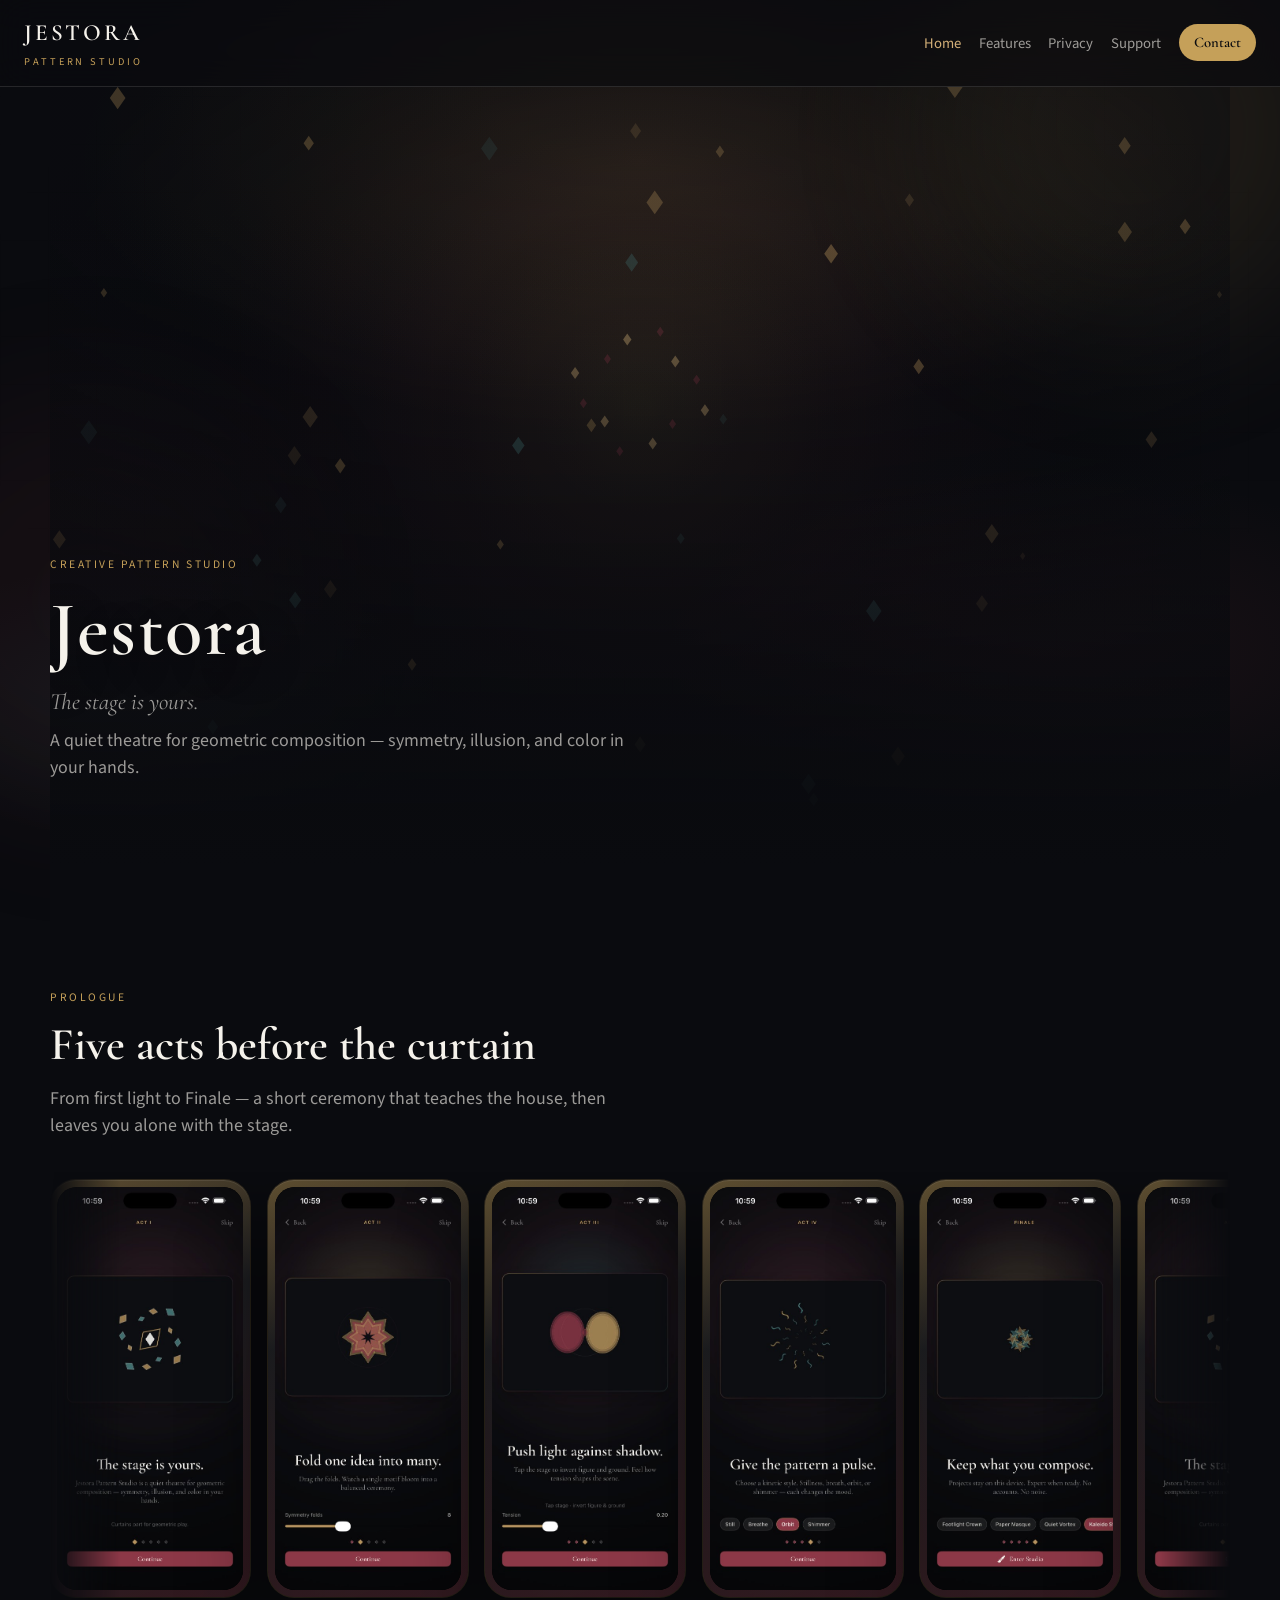
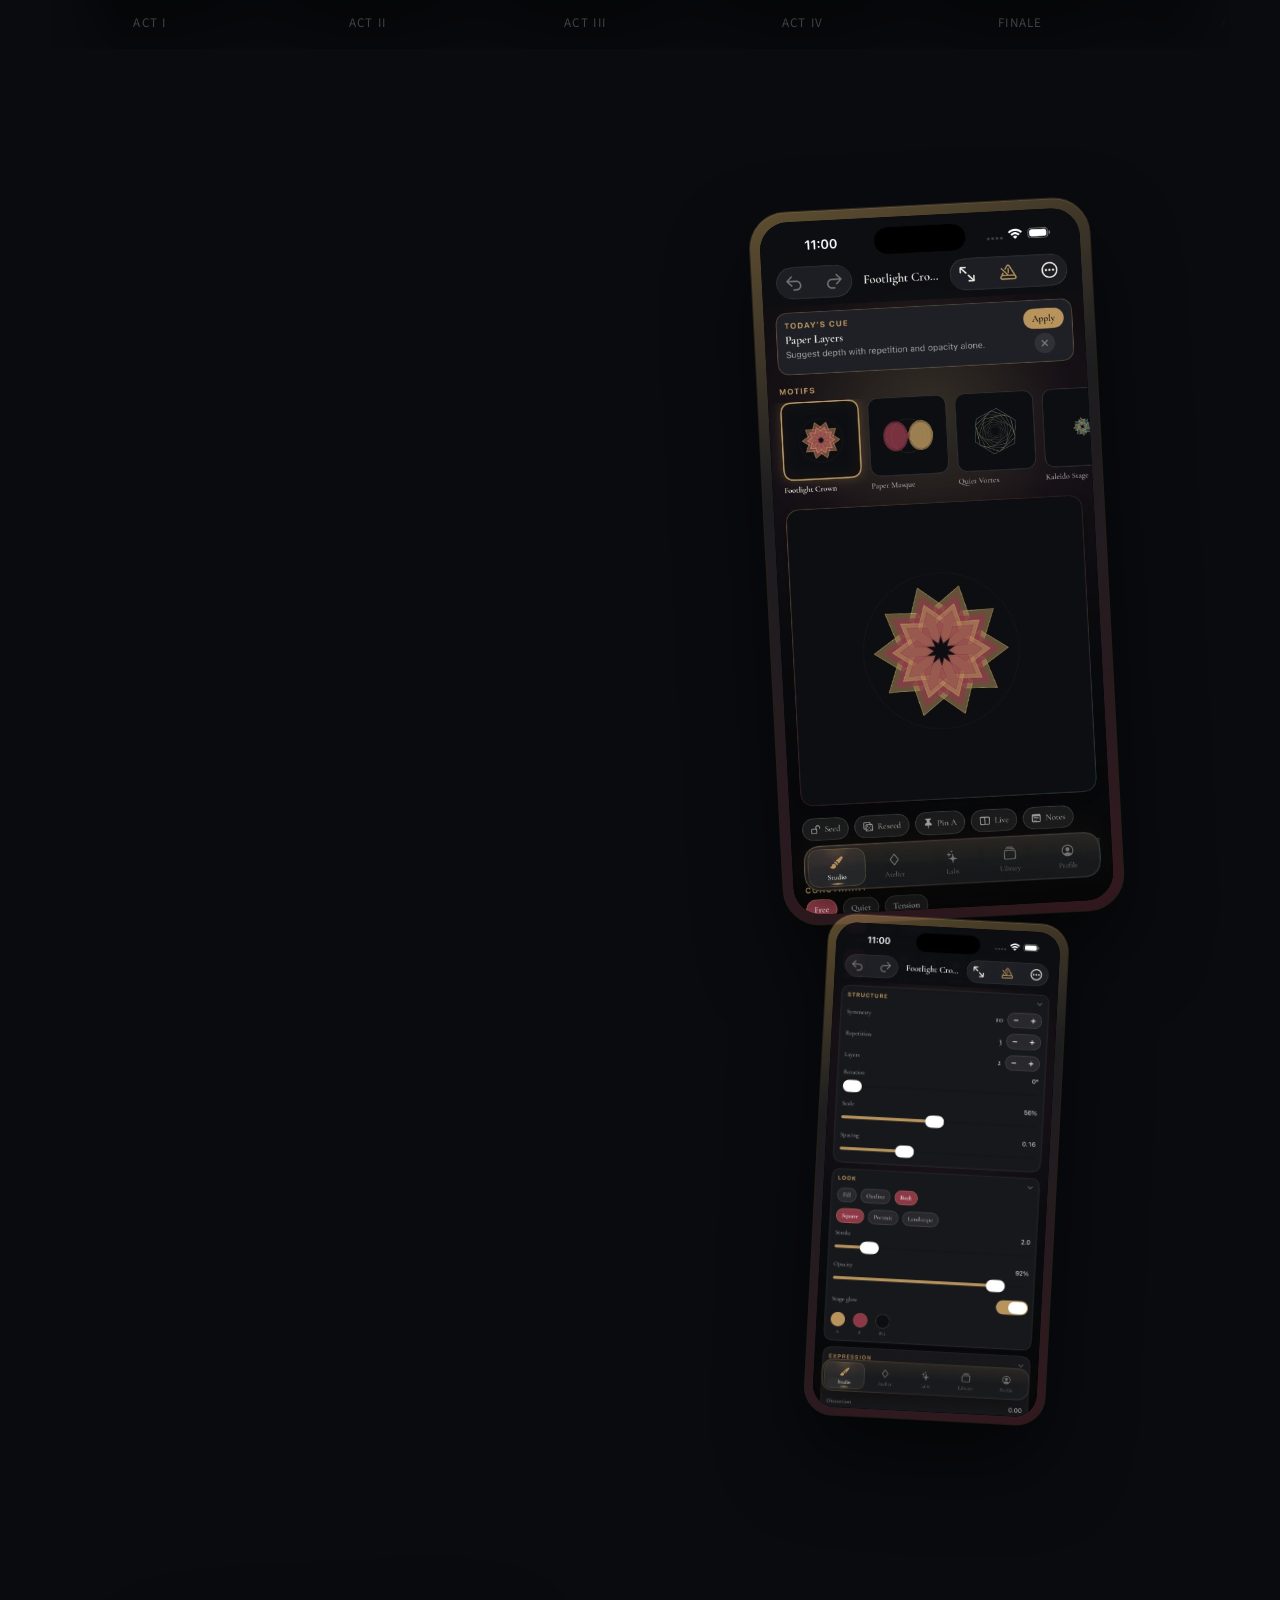
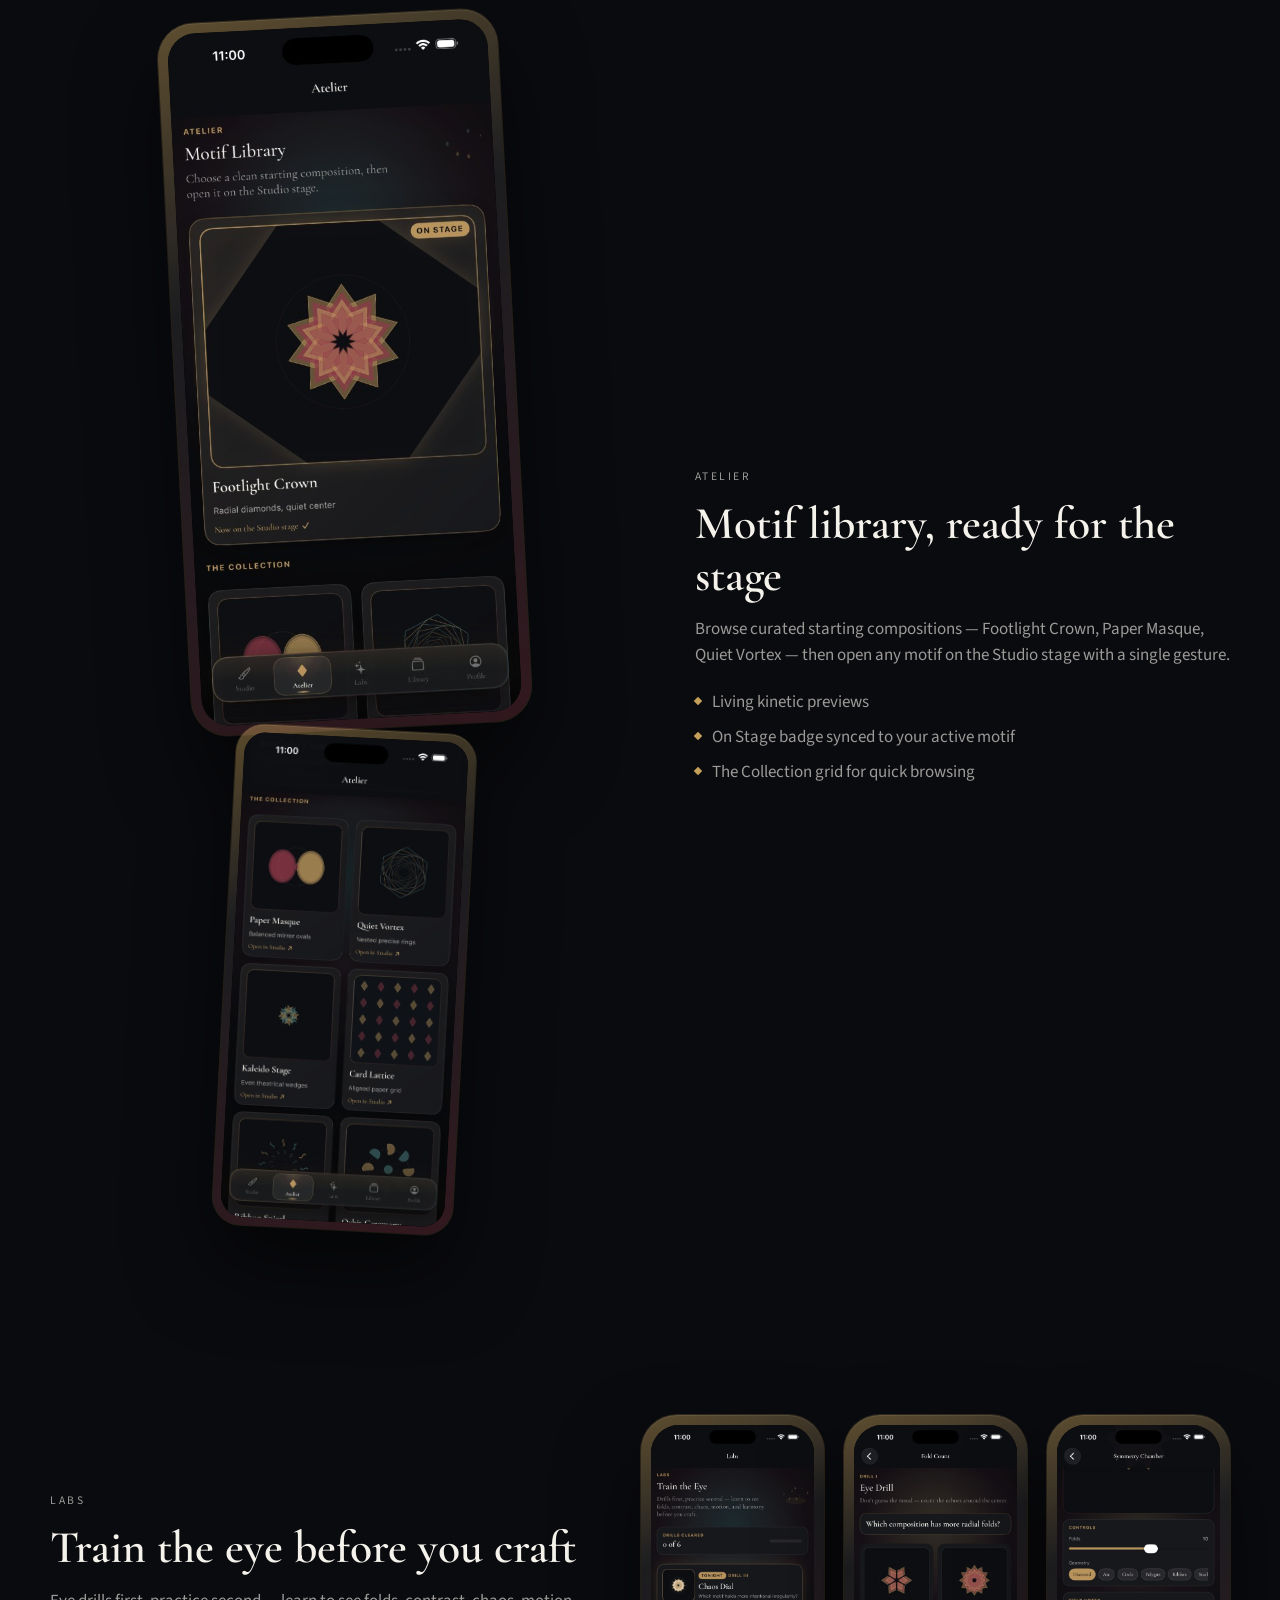
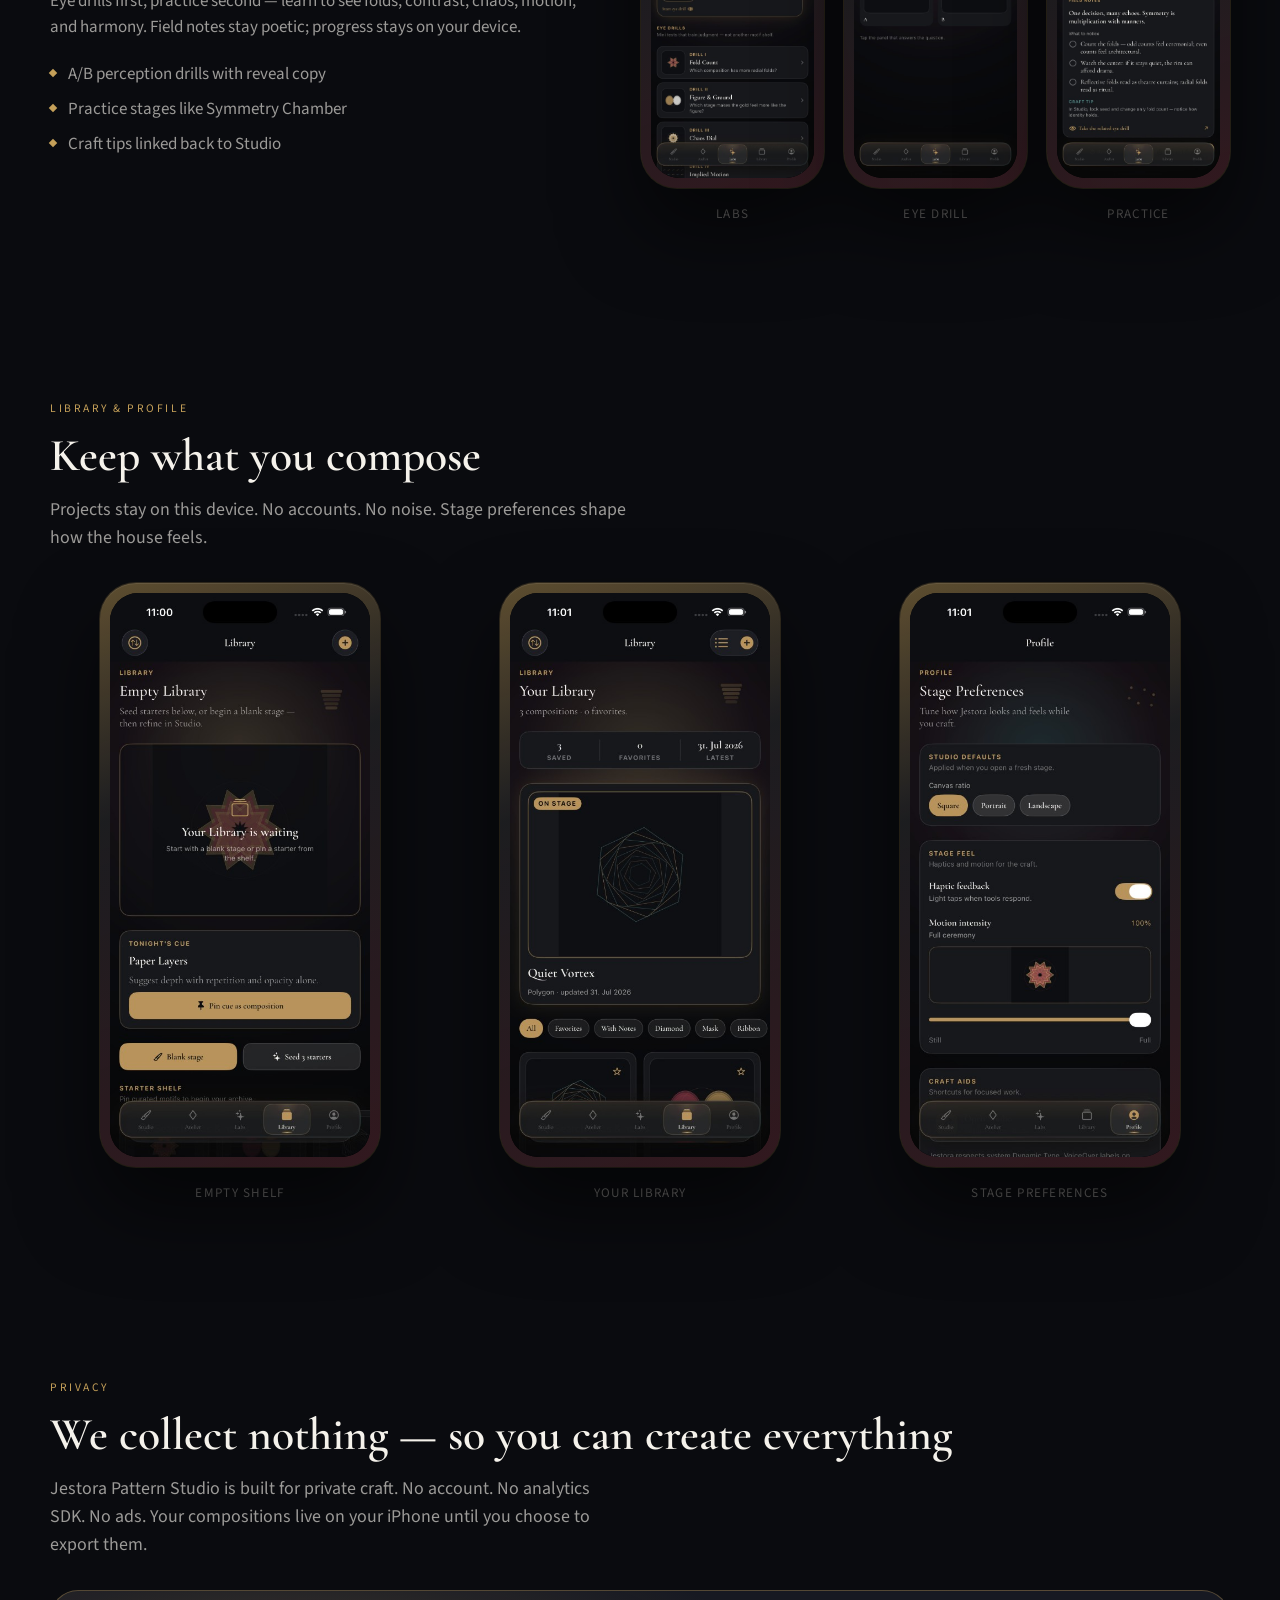
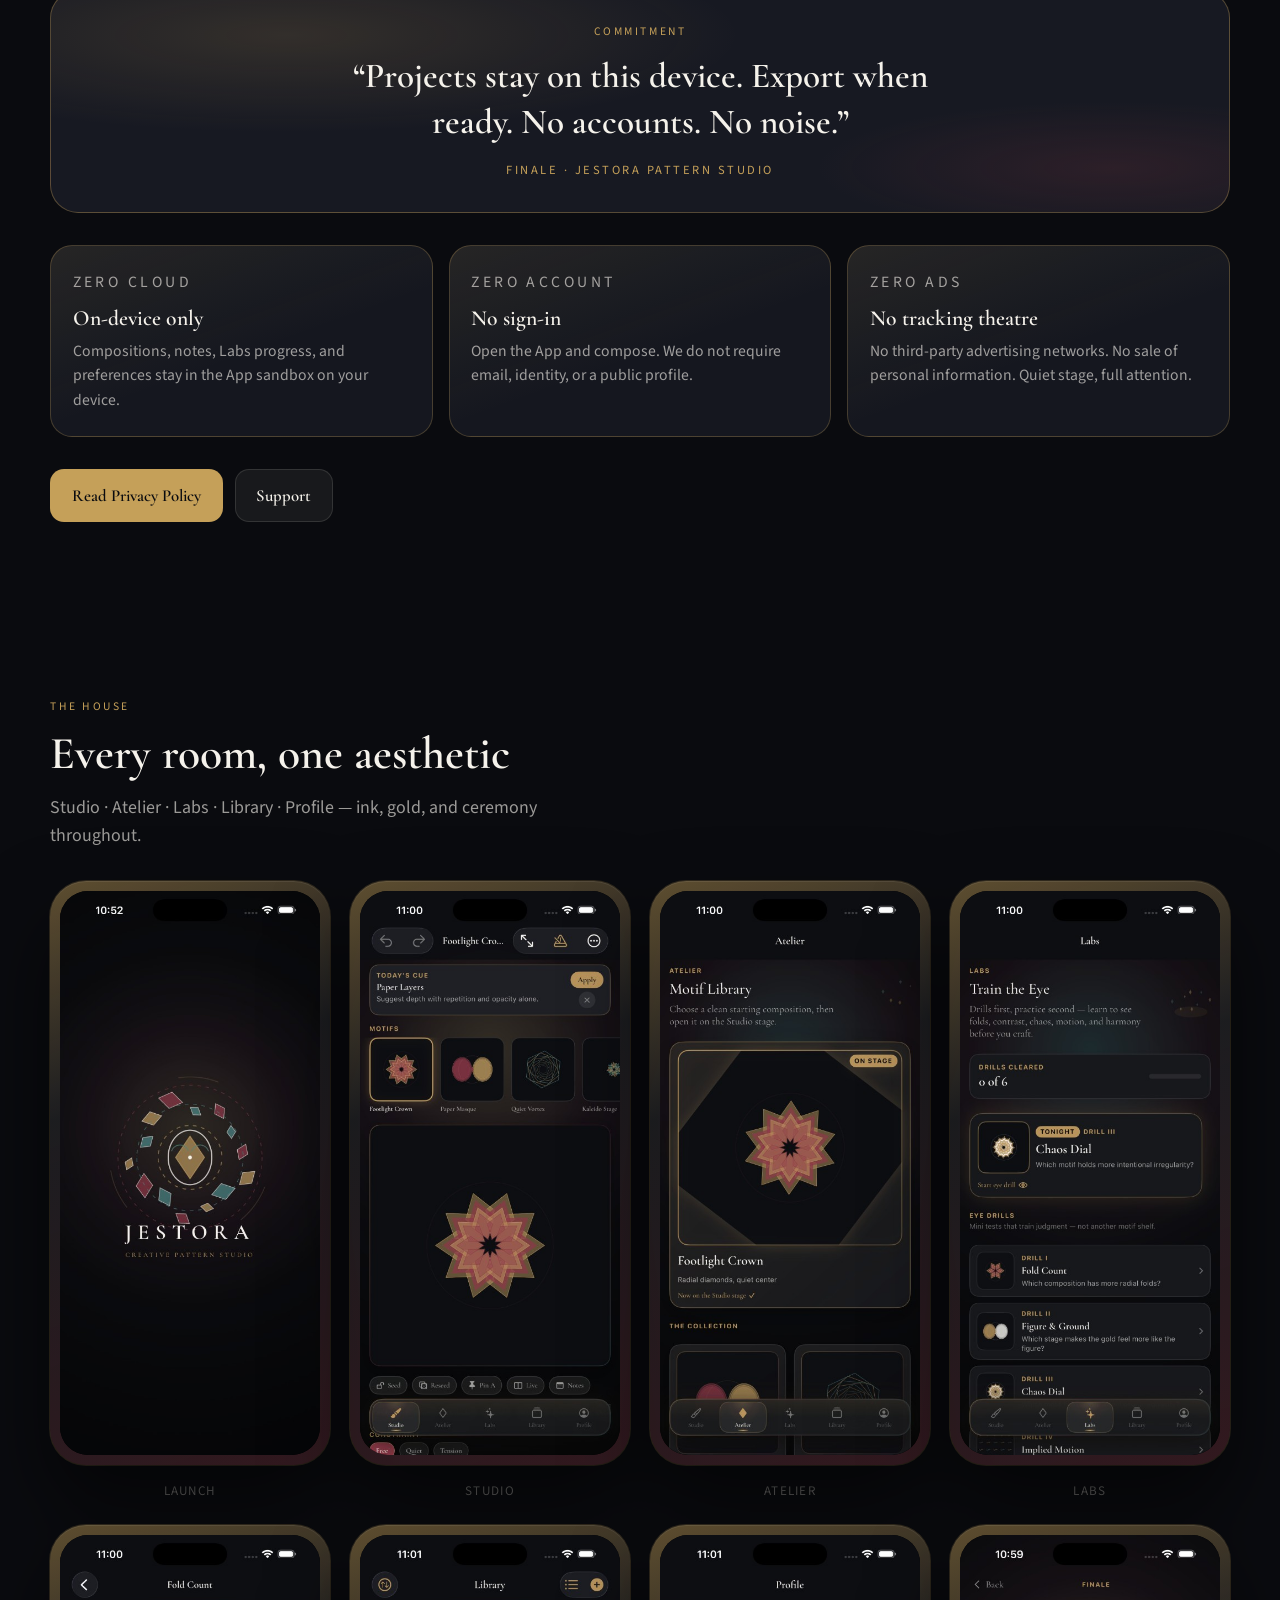
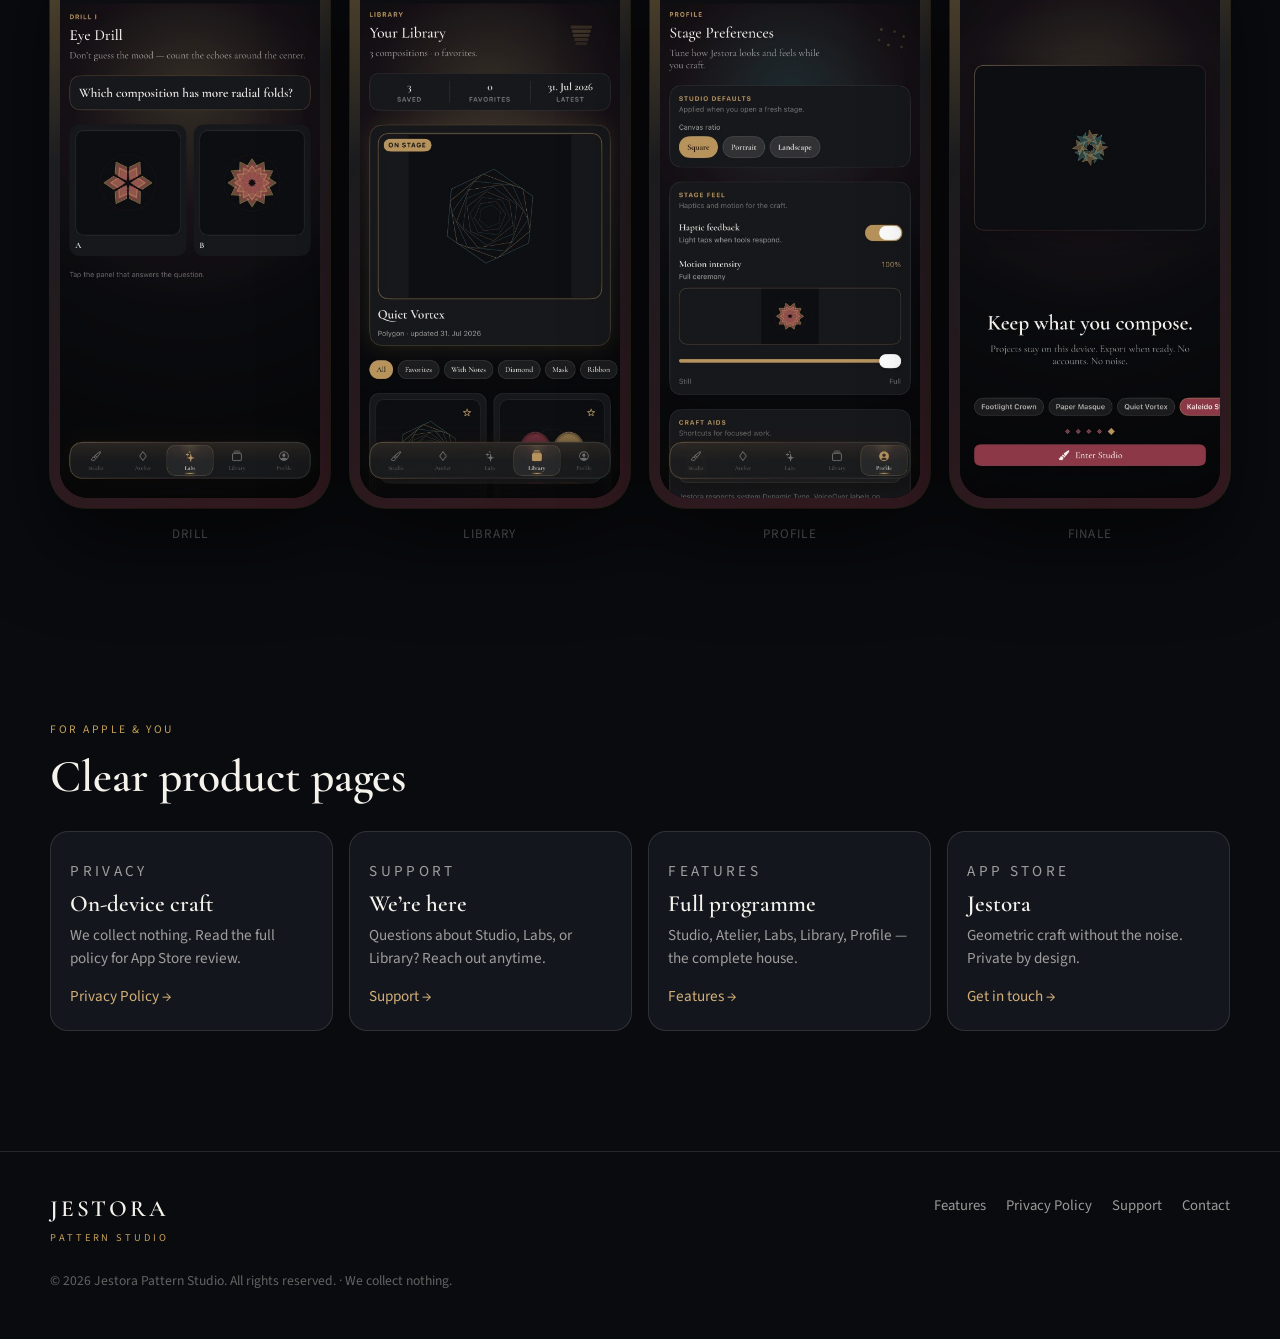
<file: website/index.html>
<!DOCTYPE html>
<html lang="en">
<head>
  <meta charset="utf-8" />
  <meta name="viewport" content="width=device-width, initial-scale=1" />
  <title>Jestora Pattern Studio</title>
  <meta name="description" content="Jestora Pattern Studio — a quiet theatre for geometric composition. Symmetry, illusion, and color on your device. We collect nothing." />
  <meta name="theme-color" content="#0a0b0f" />
  <link rel="preconnect" href="https://fonts.googleapis.com" />
  <link rel="preconnect" href="https://fonts.gstatic.com" crossorigin />
  <link href="https://fonts.googleapis.com/css2?family=Cormorant+Garamond:ital,wght@0,500;0,600;0,700;1,500&family=Source+Sans+3:wght@400;500;600&display=swap" rel="stylesheet" />
  <link rel="stylesheet" href="css/stage.css" />
</head>
<body>
  <div class="stage-bg" aria-hidden="true"></div>
  <div class="stage-grid" aria-hidden="true"></div>
  <div class="orb orb-a" aria-hidden="true"></div>
  <div class="orb orb-b" aria-hidden="true"></div>

  <header class="site-nav">
    <a class="brand" href="index.html" aria-label="Jestora Pattern Studio home">
      <span class="brand-mark">Jestora</span>
      <span class="brand-sub">Pattern Studio</span>
    </a>
    <button class="nav-toggle" type="button" aria-expanded="false" aria-controls="nav-menu">Menu</button>
    <ul class="nav-links" id="nav-menu">
      <li><a href="index.html" aria-current="page">Home</a></li>
      <li><a href="features.html">Features</a></li>
      <li><a href="privacy.html">Privacy</a></li>
      <li><a href="support.html">Support</a></li>
      <li><a class="nav-cta" href="support.html#contact">Contact</a></li>
    </ul>
  </header>

  <main>
    <!-- Hero: brand + one line + CTA on full-bleed launch stage -->
    <section class="hero wrap">
      <div class="hero-visual" aria-hidden="true">
        <canvas class="hero-canvas"></canvas>
        <div class="hero-veil"></div>
      </div>
      <div class="hero-copy">
        <p class="section-label reveal">Creative Pattern Studio</p>
        <h1 class="reveal reveal-delay-1">Jestora</h1>
        <p class="hero-tag reveal reveal-delay-2">The stage is yours.</p>
        <p class="lede reveal reveal-delay-3">
          A quiet theatre for geometric composition — symmetry, illusion, and color in your hands.
        </p>
        <div class="hero-actions reveal reveal-delay-4">
          <a class="btn btn-primary" href="features.html">Explore the stage</a>
          <a class="btn btn-ghost" href="privacy.html">We collect nothing</a>
        </div>
      </div>
    </section>

    <!-- Acts filmstrip -->
    <section class="section-tight wrap" id="prologue">
      <div class="section-intro reveal">
        <p class="section-label">Prologue</p>
        <h2>Five acts before the curtain</h2>
        <p class="lede">From first light to Finale — a short ceremony that teaches the house, then leaves you alone with the stage.</p>
      </div>
      <div class="filmstrip-wrap reveal" aria-label="Onboarding screens">
        <div class="filmstrip">
          <!-- duplicated for seamless loop -->
          <div class="film-card"><div class="phone"><div class="phone-screen"><img src="assets/onboarding-act1.png" alt="Act I — The stage is yours" loading="lazy" /></div></div><p class="phone-caption">Act I</p></div>
          <div class="film-card"><div class="phone"><div class="phone-screen"><img src="assets/onboarding-act2.png" alt="Act II — Fold one idea into many" loading="lazy" /></div></div><p class="phone-caption">Act II</p></div>
          <div class="film-card"><div class="phone"><div class="phone-screen"><img src="assets/onboarding-act3.png" alt="Act III — Push light against shadow" loading="lazy" /></div></div><p class="phone-caption">Act III</p></div>
          <div class="film-card"><div class="phone"><div class="phone-screen"><img src="assets/onboarding-act4.png" alt="Act IV — Give the pattern a pulse" loading="lazy" /></div></div><p class="phone-caption">Act IV</p></div>
          <div class="film-card"><div class="phone"><div class="phone-screen"><img src="assets/onboarding-finale.png" alt="Finale — Keep what you compose" loading="lazy" /></div></div><p class="phone-caption">Finale</p></div>
          <div class="film-card"><div class="phone"><div class="phone-screen"><img src="assets/onboarding-act1.png" alt="" loading="lazy" aria-hidden="true" /></div></div><p class="phone-caption">Act I</p></div>
          <div class="film-card"><div class="phone"><div class="phone-screen"><img src="assets/onboarding-act2.png" alt="" loading="lazy" aria-hidden="true" /></div></div><p class="phone-caption">Act II</p></div>
          <div class="film-card"><div class="phone"><div class="phone-screen"><img src="assets/onboarding-act3.png" alt="" loading="lazy" aria-hidden="true" /></div></div><p class="phone-caption">Act III</p></div>
          <div class="film-card"><div class="phone"><div class="phone-screen"><img src="assets/onboarding-act4.png" alt="" loading="lazy" aria-hidden="true" /></div></div><p class="phone-caption">Act IV</p></div>
          <div class="film-card"><div class="phone"><div class="phone-screen"><img src="assets/onboarding-finale.png" alt="" loading="lazy" aria-hidden="true" /></div></div><p class="phone-caption">Finale</p></div>
        </div>
      </div>
    </section>

    <!-- Studio -->
    <section class="section wrap" id="studio">
      <div class="feature-rail">
        <div class="feature-copy reveal">
          <p class="section-label">Studio</p>
          <h2>Craft on a living stage</h2>
          <p>
            Shape motifs with precise controls for geometry, folds, spacing, and color.
            Lock a seed, compare A and B, apply tonight’s cue, and open Premiere when the composition is ready.
          </p>
          <ul class="feature-list">
            <li>Symmetry, layout, stroke, and kinetic motion</li>
            <li>Programme notes written from your parameters</li>
            <li>Export polished stills when you’re ready</li>
          </ul>
          <div class="chips">
            <span class="chip chip-active">Studio</span>
            <span class="chip">Seed</span>
            <span class="chip">Live</span>
            <span class="chip">Premiere</span>
          </div>
        </div>
        <div class="dual-stage reveal reveal-delay-1">
          <div class="phone phone-lg">
            <div class="phone-screen">
              <img src="assets/studio.png" alt="Jestora Studio with Footlight Crown motif" loading="lazy" />
            </div>
          </div>
          <div class="phone phone-sm">
            <div class="phone-screen">
              <img src="assets/studio-controls.png" alt="Studio structure and look controls" loading="lazy" />
            </div>
          </div>
        </div>
      </div>
    </section>

    <!-- Atelier -->
    <section class="section wrap" id="atelier">
      <div class="feature-rail reverse">
        <div class="feature-copy reveal">
          <p class="section-label">Atelier</p>
          <h2>Motif library, ready for the stage</h2>
          <p>
            Browse curated starting compositions — Footlight Crown, Paper Masque, Quiet Vortex —
            then open any motif on the Studio stage with a single gesture.
          </p>
          <ul class="feature-list">
            <li>Living kinetic previews</li>
            <li>On Stage badge synced to your active motif</li>
            <li>The Collection grid for quick browsing</li>
          </ul>
        </div>
        <div class="dual-stage reveal reveal-delay-1">
          <div class="phone phone-lg">
            <div class="phone-screen">
              <img src="assets/atelier.png" alt="Atelier Motif Library with Footlight Crown on stage" loading="lazy" />
            </div>
          </div>
          <div class="phone phone-sm">
            <div class="phone-screen">
              <img src="assets/atelier-collection.png" alt="Atelier collection grid" loading="lazy" />
            </div>
          </div>
        </div>
      </div>
    </section>

    <!-- Labs -->
    <section class="section wrap" id="labs">
      <div class="feature-rail">
        <div class="feature-copy reveal">
          <p class="section-label">Labs</p>
          <h2>Train the eye before you craft</h2>
          <p>
            Eye drills first, practice second — learn to see folds, contrast, chaos, motion, and harmony.
            Field notes stay poetic; progress stays on your device.
          </p>
          <ul class="feature-list">
            <li>A/B perception drills with reveal copy</li>
            <li>Practice stages like Symmetry Chamber</li>
            <li>Craft tips linked back to Studio</li>
          </ul>
        </div>
        <div class="gallery gallery-3 reveal reveal-delay-1" style="margin-top: 0;">
          <figure>
            <div class="phone"><div class="phone-screen"><img src="assets/labs.png" alt="Labs — Train the Eye" loading="lazy" /></div></div>
            <figcaption class="phone-caption">Labs</figcaption>
          </figure>
          <figure>
            <div class="phone"><div class="phone-screen"><img src="assets/labs-drill.png" alt="Eye Drill — Fold Count" loading="lazy" /></div></div>
            <figcaption class="phone-caption">Eye Drill</figcaption>
          </figure>
          <figure>
            <div class="phone"><div class="phone-screen"><img src="assets/labs-practice.png" alt="Symmetry Chamber practice stage" loading="lazy" /></div></div>
            <figcaption class="phone-caption">Practice</figcaption>
          </figure>
        </div>
      </div>
    </section>

    <!-- Library & Profile -->
    <section class="section wrap" id="archive">
      <div class="section-intro reveal">
        <p class="section-label">Library &amp; Profile</p>
        <h2>Keep what you compose</h2>
        <p class="lede">Projects stay on this device. No accounts. No noise. Stage preferences shape how the house feels.</p>
      </div>
      <div class="gallery gallery-3">
        <figure class="reveal">
          <div class="phone"><div class="phone-screen"><img src="assets/library-empty.png" alt="Empty Library waiting for compositions" loading="lazy" /></div></div>
          <figcaption class="phone-caption">Empty shelf</figcaption>
        </figure>
        <figure class="reveal reveal-delay-1">
          <div class="phone"><div class="phone-screen"><img src="assets/library.png" alt="Library with saved compositions" loading="lazy" /></div></div>
          <figcaption class="phone-caption">Your Library</figcaption>
        </figure>
        <figure class="reveal reveal-delay-2">
          <div class="phone"><div class="phone-screen"><img src="assets/profile.png" alt="Profile Stage Preferences" loading="lazy" /></div></div>
          <figcaption class="phone-caption">Stage Preferences</figcaption>
        </figure>
      </div>
    </section>

    <!-- Privacy pledge -->
    <section class="section wrap" id="privacy-pledge">
      <div class="reveal">
        <p class="section-label">Privacy</p>
        <h2>We collect nothing — so you can create everything</h2>
        <p class="lede">
          Jestora Pattern Studio is built for private craft. No account. No analytics SDK. No ads.
          Your compositions live on your iPhone until you choose to export them.
        </p>
      </div>
      <div class="pledge-hero reveal reveal-delay-1">
        <p class="section-label">Commitment</p>
        <blockquote>
          “Projects stay on this device. Export when ready. No accounts. No noise.”
        </blockquote>
        <cite>Finale · Jestora Pattern Studio</cite>
      </div>
      <div class="pledge">
        <article class="pledge-item reveal">
          <p class="section-label">Zero cloud</p>
          <h3>On-device only</h3>
          <p>Compositions, notes, Labs progress, and preferences stay in the App sandbox on your device.</p>
        </article>
        <article class="pledge-item reveal reveal-delay-1">
          <p class="section-label">Zero account</p>
          <h3>No sign-in</h3>
          <p>Open the App and compose. We do not require email, identity, or a public profile.</p>
        </article>
        <article class="pledge-item reveal reveal-delay-2">
          <p class="section-label">Zero ads</p>
          <h3>No tracking theatre</h3>
          <p>No third-party advertising networks. No sale of personal information. Quiet stage, full attention.</p>
        </article>
      </div>
      <div class="hero-actions reveal" style="margin-top: 2rem;">
        <a class="btn btn-gold" href="privacy.html">Read Privacy Policy</a>
        <a class="btn btn-ghost" href="support.html">Support</a>
      </div>
    </section>

    <!-- Full house gallery -->
    <section class="section wrap" id="gallery">
      <div class="section-intro reveal">
        <p class="section-label">The house</p>
        <h2>Every room, one aesthetic</h2>
        <p class="lede">Studio · Atelier · Labs · Library · Profile — ink, gold, and ceremony throughout.</p>
      </div>
      <div class="gallery">
        <figure class="reveal">
          <div class="phone"><div class="phone-screen"><img src="assets/launch.png" alt="Launch screen" loading="lazy" /></div></div>
          <figcaption class="phone-caption">Launch</figcaption>
        </figure>
        <figure class="reveal reveal-delay-1">
          <div class="phone"><div class="phone-screen"><img src="assets/studio.png" alt="Studio" loading="lazy" /></div></div>
          <figcaption class="phone-caption">Studio</figcaption>
        </figure>
        <figure class="reveal reveal-delay-2">
          <div class="phone"><div class="phone-screen"><img src="assets/atelier.png" alt="Atelier" loading="lazy" /></div></div>
          <figcaption class="phone-caption">Atelier</figcaption>
        </figure>
        <figure class="reveal reveal-delay-3">
          <div class="phone"><div class="phone-screen"><img src="assets/labs.png" alt="Labs" loading="lazy" /></div></div>
          <figcaption class="phone-caption">Labs</figcaption>
        </figure>
        <figure class="reveal">
          <div class="phone"><div class="phone-screen"><img src="assets/labs-drill.png" alt="Eye Drill" loading="lazy" /></div></div>
          <figcaption class="phone-caption">Drill</figcaption>
        </figure>
        <figure class="reveal reveal-delay-1">
          <div class="phone"><div class="phone-screen"><img src="assets/library.png" alt="Library" loading="lazy" /></div></div>
          <figcaption class="phone-caption">Library</figcaption>
        </figure>
        <figure class="reveal reveal-delay-2">
          <div class="phone"><div class="phone-screen"><img src="assets/profile.png" alt="Profile" loading="lazy" /></div></div>
          <figcaption class="phone-caption">Profile</figcaption>
        </figure>
        <figure class="reveal reveal-delay-3">
          <div class="phone"><div class="phone-screen"><img src="assets/onboarding-finale.png" alt="Finale" loading="lazy" /></div></div>
          <figcaption class="phone-caption">Finale</figcaption>
        </figure>
      </div>
    </section>

    <section class="section wrap">
      <div class="reveal">
        <p class="section-label">For Apple &amp; you</p>
        <h2>Clear product pages</h2>
      </div>
      <div class="strip" style="margin-top: 1.75rem;">
        <article class="reveal">
          <p class="section-label">Privacy</p>
          <h3>On-device craft</h3>
          <p>We collect nothing. Read the full policy for App Store review.</p>
          <p style="margin-top: 0.9rem;"><a href="privacy.html">Privacy Policy →</a></p>
        </article>
        <article class="reveal reveal-delay-1">
          <p class="section-label">Support</p>
          <h3>We’re here</h3>
          <p>Questions about Studio, Labs, or Library? Reach out anytime.</p>
          <p style="margin-top: 0.9rem;"><a href="support.html">Support →</a></p>
        </article>
        <article class="reveal reveal-delay-2">
          <p class="section-label">Features</p>
          <h3>Full programme</h3>
          <p>Studio, Atelier, Labs, Library, Profile — the complete house.</p>
          <p style="margin-top: 0.9rem;"><a href="features.html">Features →</a></p>
        </article>
        <article class="reveal reveal-delay-3">
          <p class="section-label">App Store</p>
          <h3>Jestora</h3>
          <p>Geometric craft without the noise. Private by design.</p>
          <p style="margin-top: 0.9rem;"><a href="support.html#contact">Get in touch →</a></p>
        </article>
      </div>
    </section>
  </main>

  <footer class="site-footer">
    <div class="wrap footer-grid">
      <a class="brand" href="index.html">
        <span class="brand-mark">Jestora</span>
        <span class="brand-sub">Pattern Studio</span>
      </a>
      <ul class="footer-links">
        <li><a href="features.html">Features</a></li>
        <li><a href="privacy.html">Privacy Policy</a></li>
        <li><a href="support.html">Support</a></li>
        <li><a href="support.html#contact">Contact</a></li>
      </ul>
    </div>
    <div class="wrap footer-note">
      © <span id="y"></span> Jestora Pattern Studio. All rights reserved. · We collect nothing.
    </div>
  </footer>

  <script>
    document.getElementById("y").textContent = new Date().getFullYear();
  </script>
  <script src="js/stage.js"></script>
</body>
</html>
</file>
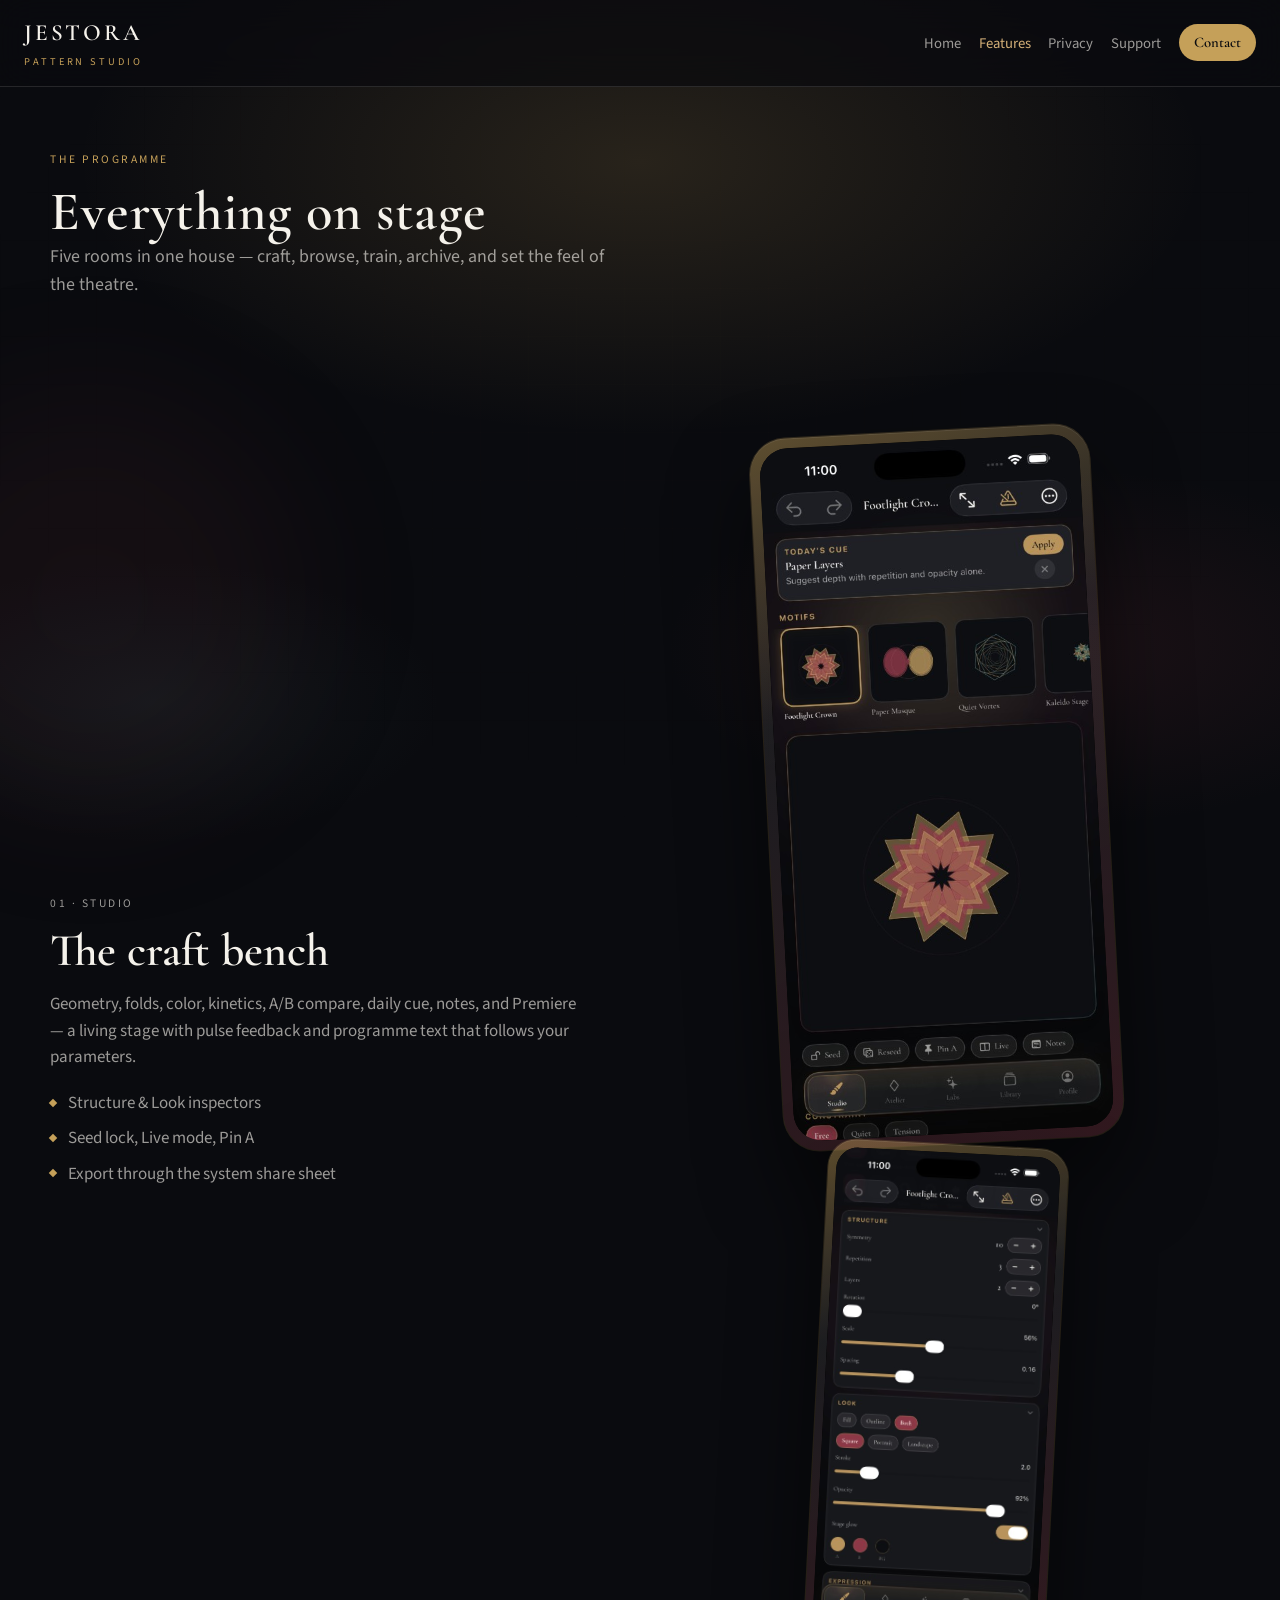
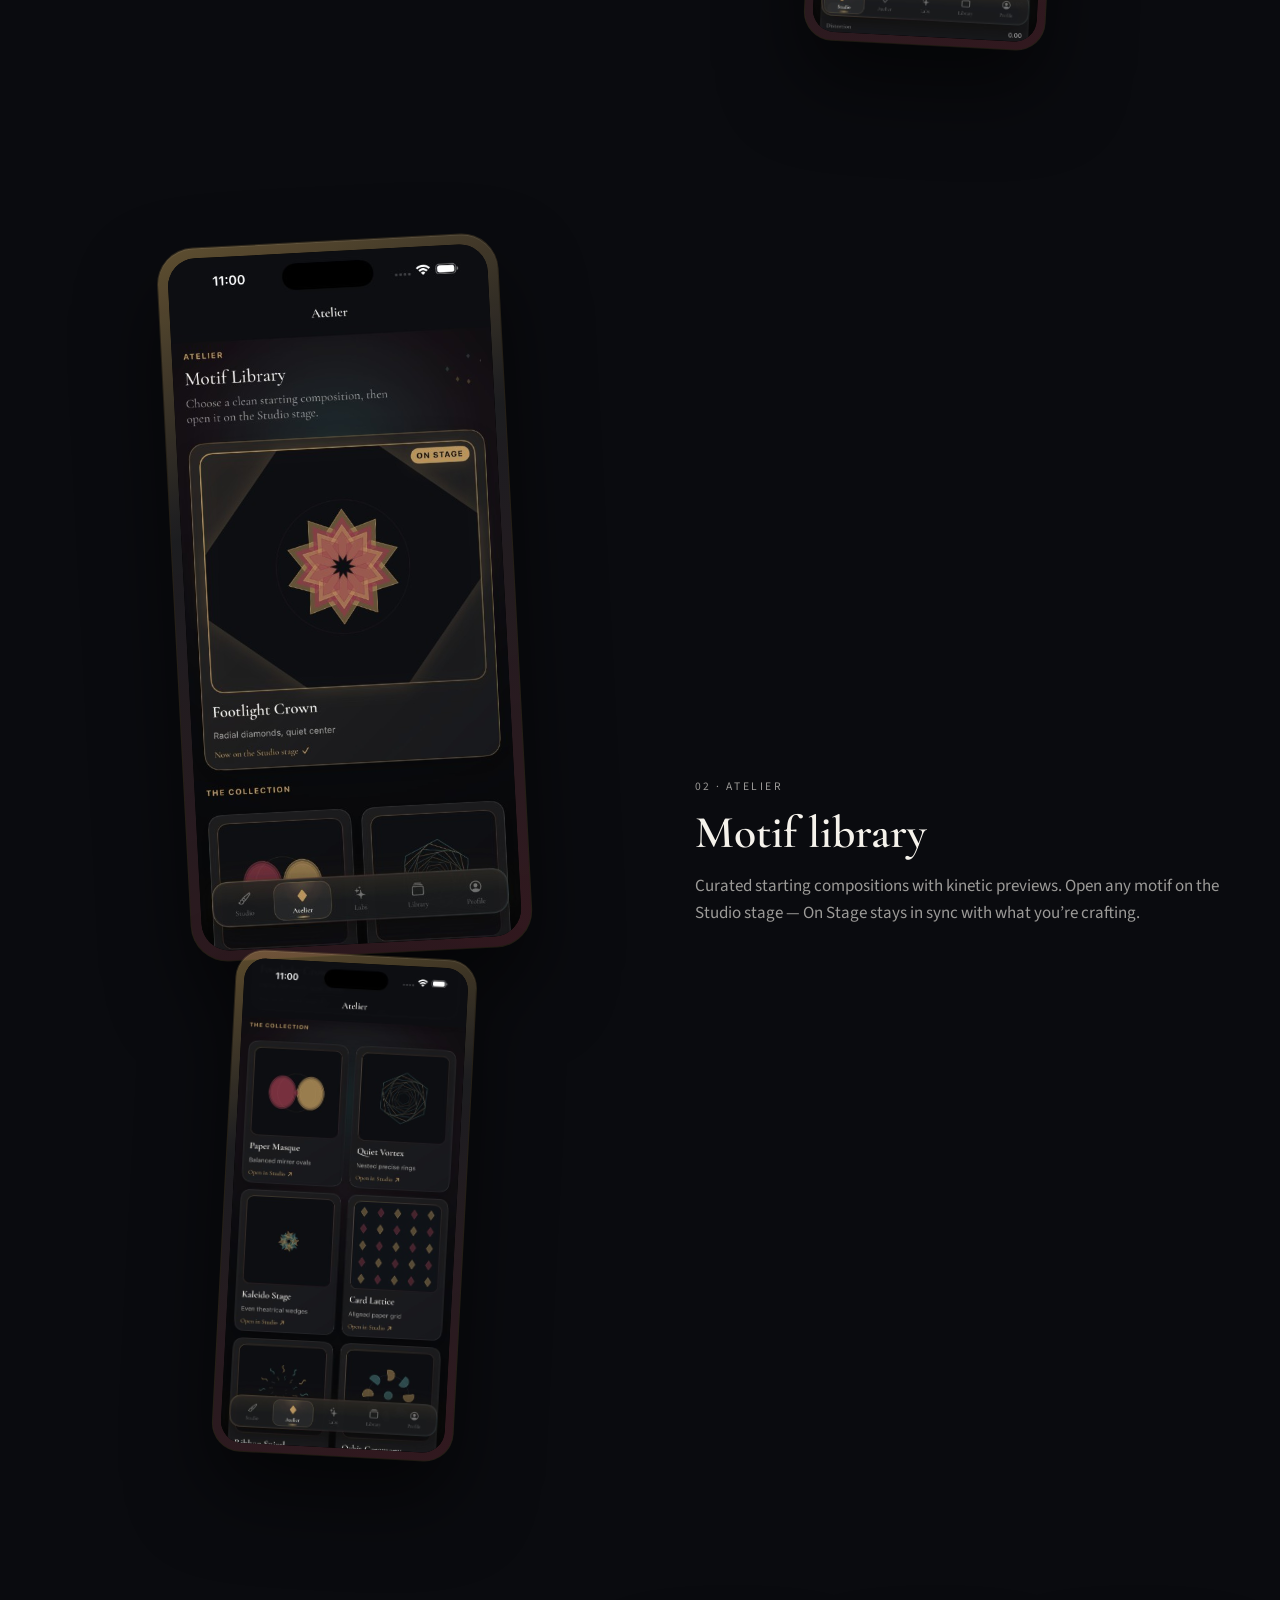
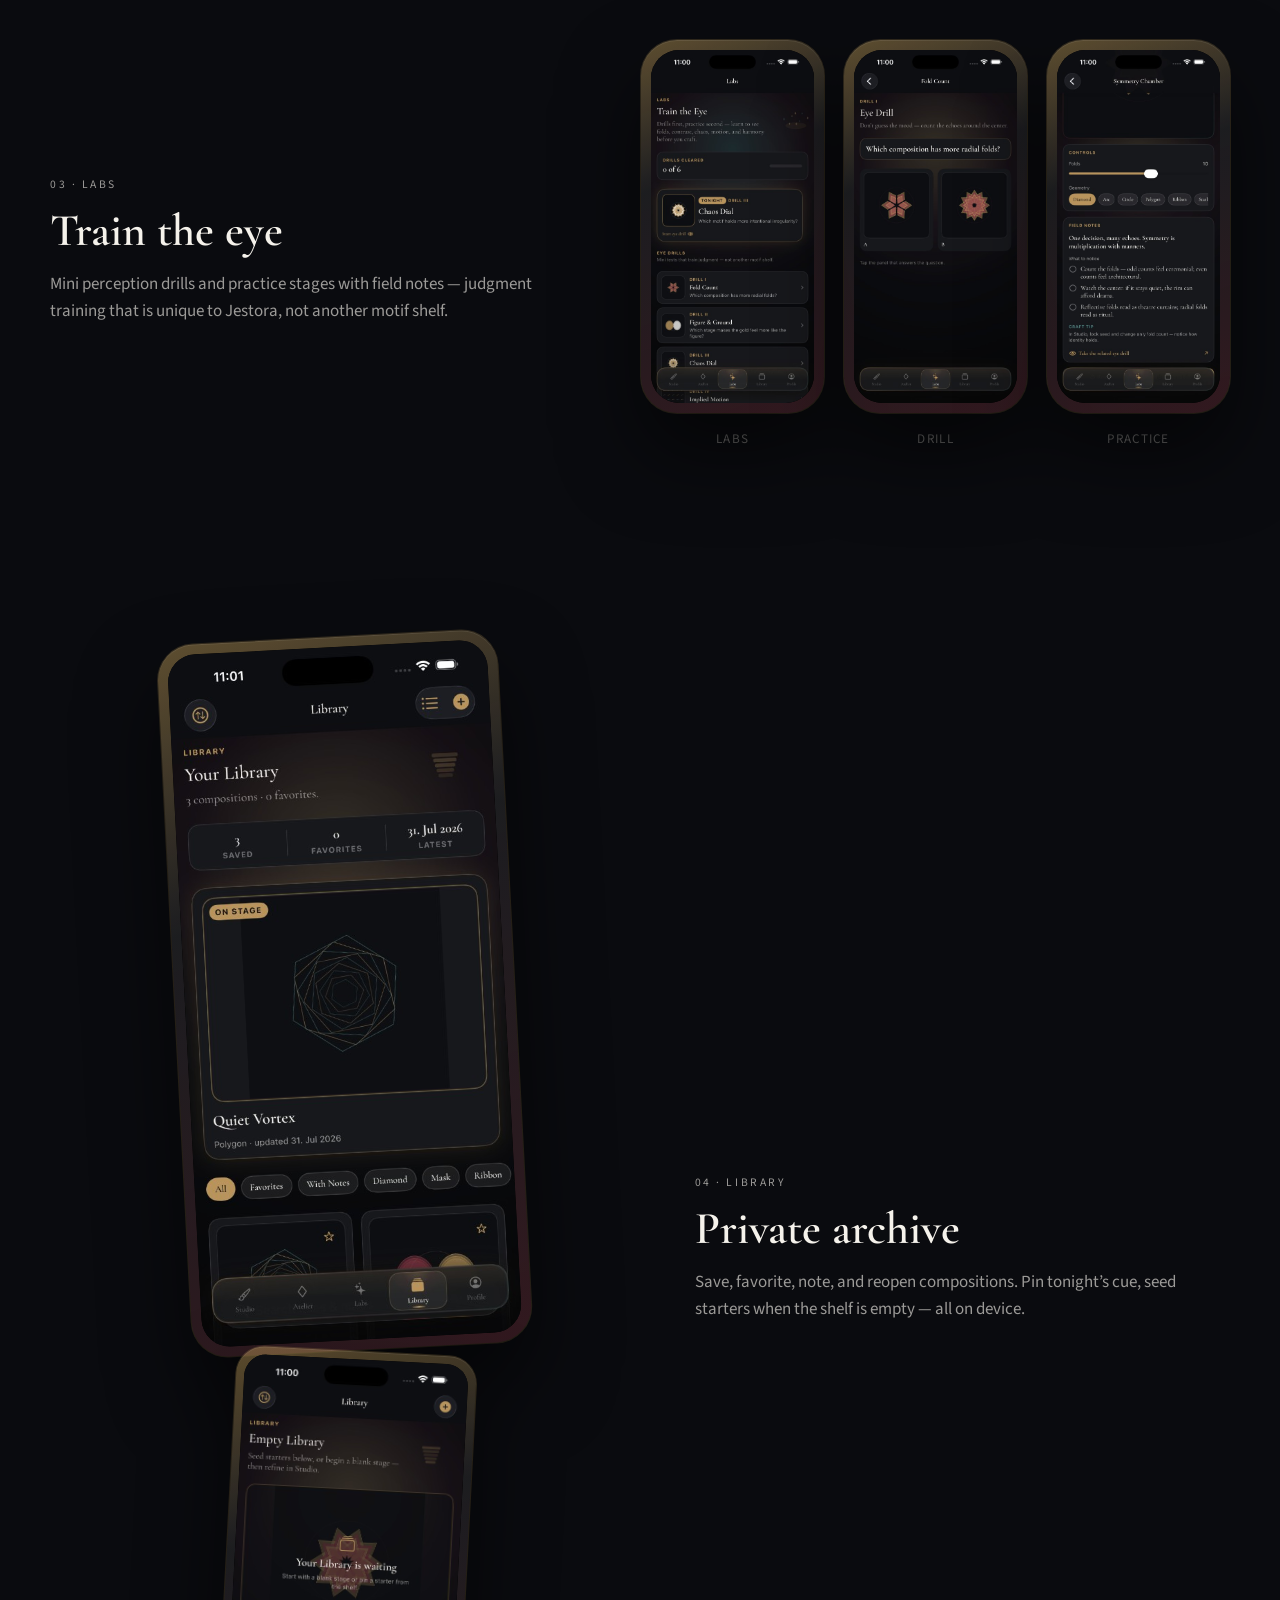
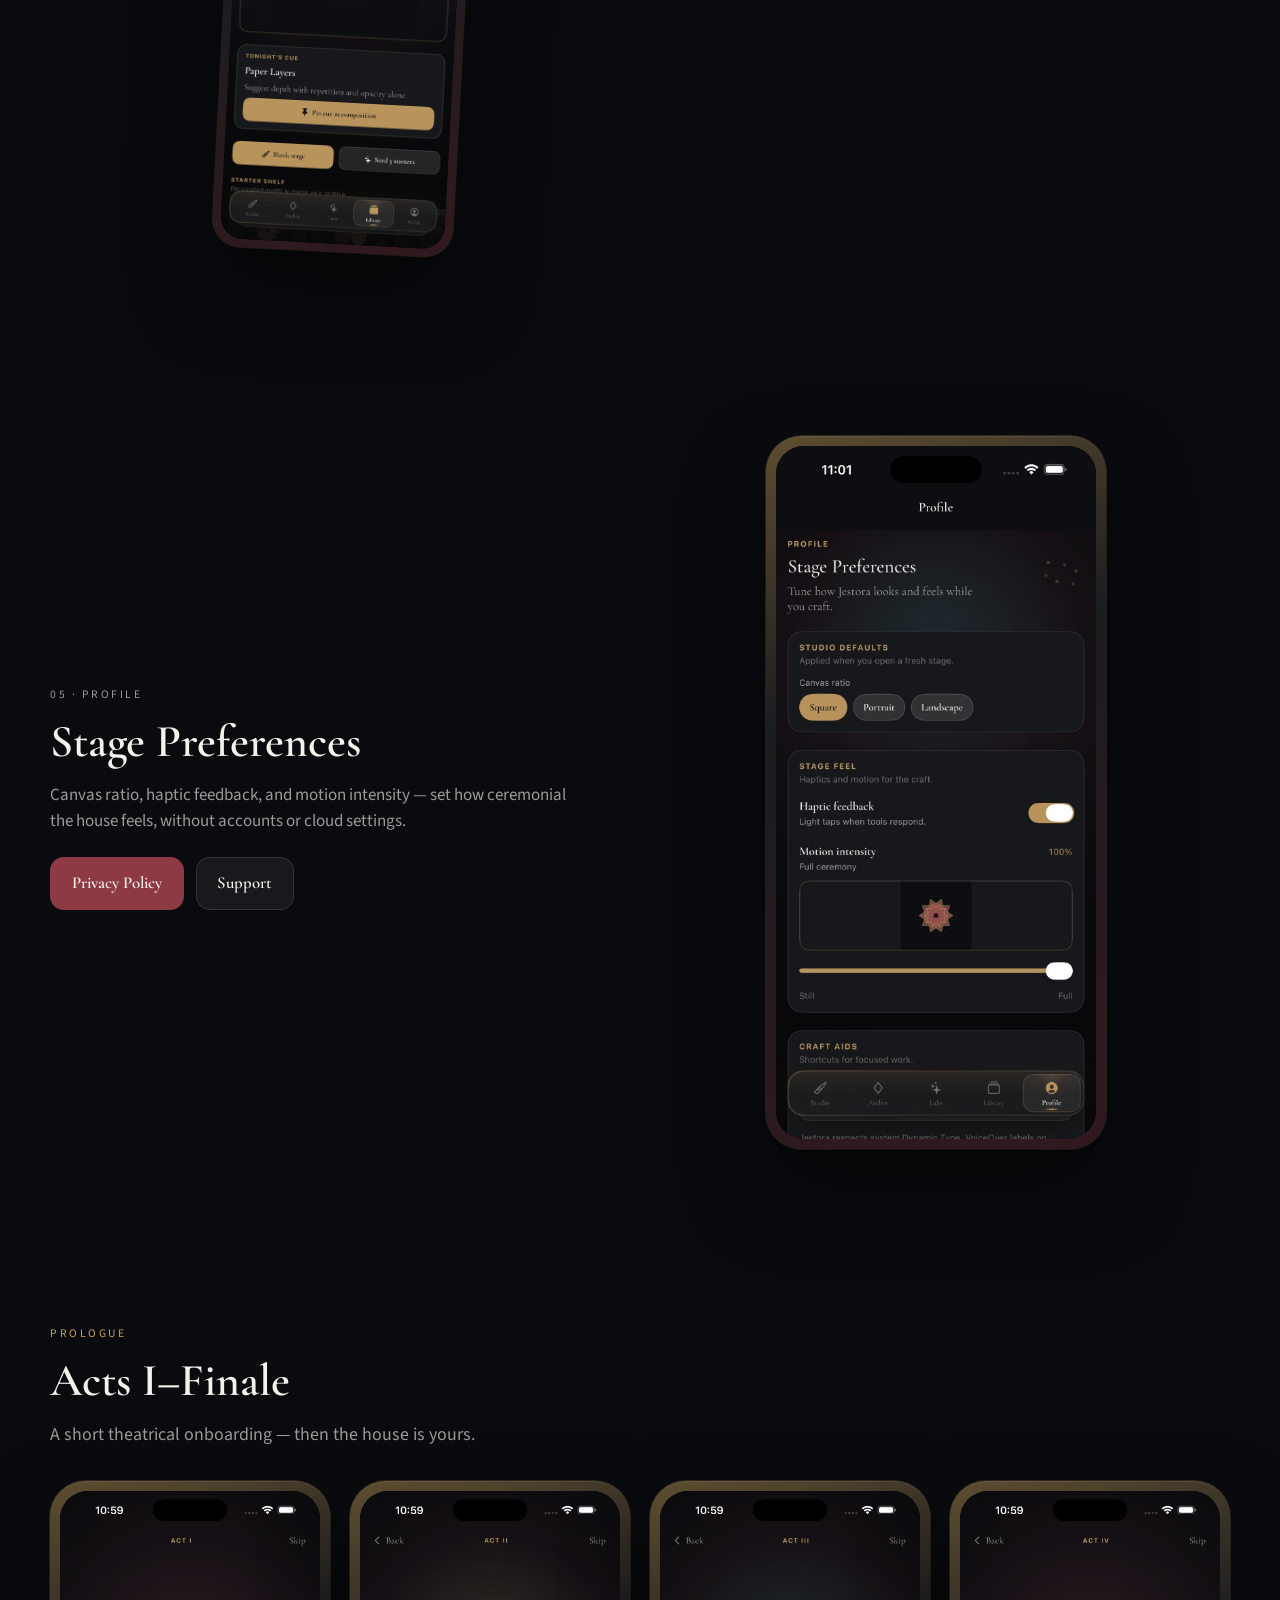
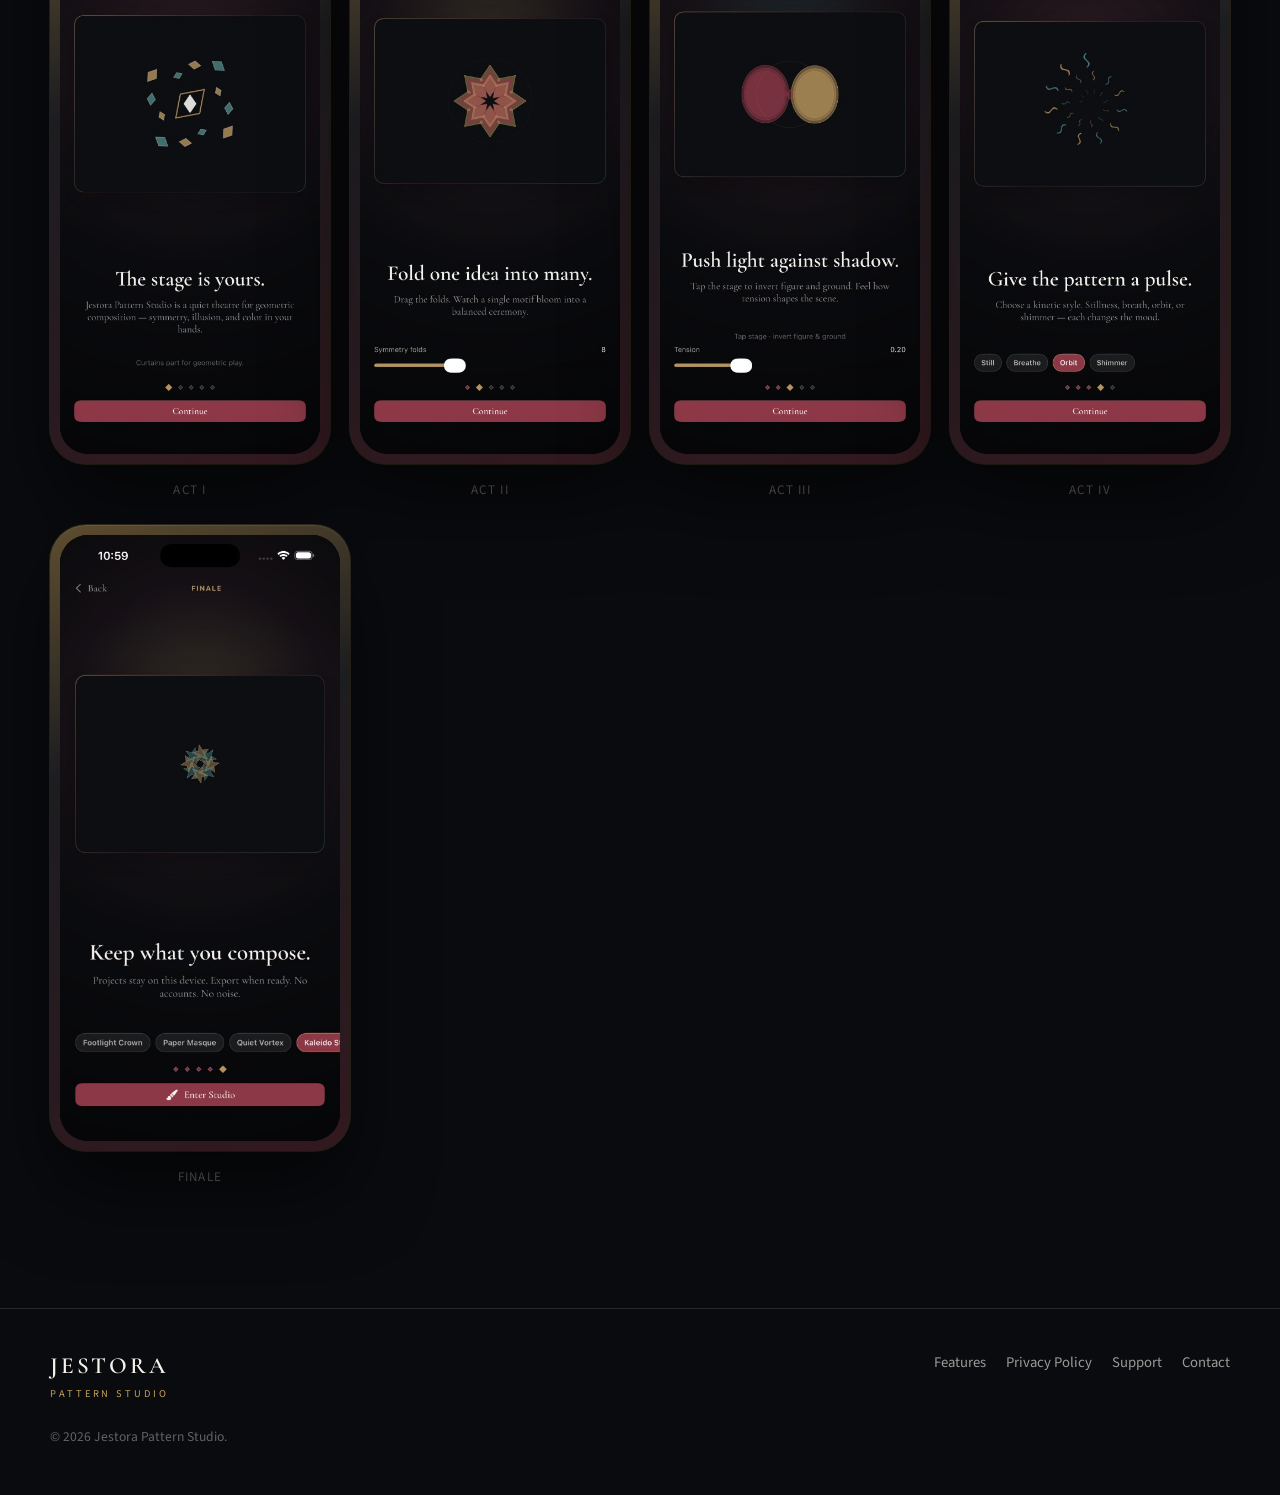
<file: website/features.html>
<!DOCTYPE html>
<html lang="en">
<head>
  <meta charset="utf-8" />
  <meta name="viewport" content="width=device-width, initial-scale=1" />
  <title>Features — Jestora Pattern Studio</title>
  <meta name="description" content="Studio, Atelier, Labs, Library, and Profile — features of Jestora Pattern Studio." />
  <meta name="theme-color" content="#0a0b0f" />
  <link rel="preconnect" href="https://fonts.googleapis.com" />
  <link rel="preconnect" href="https://fonts.gstatic.com" crossorigin />
  <link href="https://fonts.googleapis.com/css2?family=Cormorant+Garamond:ital,wght@0,500;0,600;0,700;1,500&family=Source+Sans+3:wght@400;500;600&display=swap" rel="stylesheet" />
  <link rel="stylesheet" href="css/stage.css" />
</head>
<body>
  <div class="stage-bg" aria-hidden="true"></div>
  <div class="stage-grid" aria-hidden="true"></div>
  <div class="orb orb-b" aria-hidden="true"></div>

  <header class="site-nav">
    <a class="brand" href="index.html">
      <span class="brand-mark">Jestora</span>
      <span class="brand-sub">Pattern Studio</span>
    </a>
    <button class="nav-toggle" type="button" aria-expanded="false" aria-controls="nav-menu">Menu</button>
    <ul class="nav-links" id="nav-menu">
      <li><a href="index.html">Home</a></li>
      <li><a href="features.html" aria-current="page">Features</a></li>
      <li><a href="privacy.html">Privacy</a></li>
      <li><a href="support.html">Support</a></li>
      <li><a class="nav-cta" href="support.html#contact">Contact</a></li>
    </ul>
  </header>

  <main>
    <header class="page-hero wrap reveal">
      <p class="section-label">The programme</p>
      <h1>Everything on stage</h1>
      <p class="lede">
        Five rooms in one house — craft, browse, train, archive, and set the feel of the theatre.
      </p>
    </header>

    <section class="section wrap">
      <div class="feature-rail">
        <div class="feature-copy reveal">
          <p class="section-label">01 · Studio</p>
          <h2>The craft bench</h2>
          <p>
            Geometry, folds, color, kinetics, A/B compare, daily cue, notes, and Premiere —
            a living stage with pulse feedback and programme text that follows your parameters.
          </p>
          <ul class="feature-list">
            <li>Structure &amp; Look inspectors</li>
            <li>Seed lock, Live mode, Pin A</li>
            <li>Export through the system share sheet</li>
          </ul>
        </div>
        <div class="dual-stage reveal reveal-delay-1">
          <div class="phone phone-lg">
            <div class="phone-screen">
              <img src="assets/studio.png" alt="Studio stage" loading="lazy" />
            </div>
          </div>
          <div class="phone phone-sm">
            <div class="phone-screen">
              <img src="assets/studio-controls.png" alt="Studio controls" loading="lazy" />
            </div>
          </div>
        </div>
      </div>
    </section>

    <section class="section wrap">
      <div class="feature-rail reverse">
        <div class="feature-copy reveal">
          <p class="section-label">02 · Atelier</p>
          <h2>Motif library</h2>
          <p>
            Curated starting compositions with kinetic previews.
            Open any motif on the Studio stage — On Stage stays in sync with what you’re crafting.
          </p>
        </div>
        <div class="dual-stage reveal reveal-delay-1">
          <div class="phone phone-lg">
            <div class="phone-screen">
              <img src="assets/atelier.png" alt="Atelier Motif Library" loading="lazy" />
            </div>
          </div>
          <div class="phone phone-sm">
            <div class="phone-screen">
              <img src="assets/atelier-collection.png" alt="The Collection" loading="lazy" />
            </div>
          </div>
        </div>
      </div>
    </section>

    <section class="section wrap">
      <div class="feature-rail">
        <div class="feature-copy reveal">
          <p class="section-label">03 · Labs</p>
          <h2>Train the eye</h2>
          <p>
            Mini perception drills and practice stages with field notes —
            judgment training that is unique to Jestora, not another motif shelf.
          </p>
        </div>
        <div class="gallery gallery-3 reveal reveal-delay-1" style="margin-top: 0;">
          <figure>
            <div class="phone"><div class="phone-screen"><img src="assets/labs.png" alt="Labs home" loading="lazy" /></div></div>
            <figcaption class="phone-caption">Labs</figcaption>
          </figure>
          <figure>
            <div class="phone"><div class="phone-screen"><img src="assets/labs-drill.png" alt="Fold Count drill" loading="lazy" /></div></div>
            <figcaption class="phone-caption">Drill</figcaption>
          </figure>
          <figure>
            <div class="phone"><div class="phone-screen"><img src="assets/labs-practice.png" alt="Symmetry Chamber" loading="lazy" /></div></div>
            <figcaption class="phone-caption">Practice</figcaption>
          </figure>
        </div>
      </div>
    </section>

    <section class="section wrap">
      <div class="feature-rail reverse">
        <div class="feature-copy reveal">
          <p class="section-label">04 · Library</p>
          <h2>Private archive</h2>
          <p>
            Save, favorite, note, and reopen compositions.
            Pin tonight’s cue, seed starters when the shelf is empty — all on device.
          </p>
        </div>
        <div class="dual-stage reveal reveal-delay-1">
          <div class="phone phone-lg">
            <div class="phone-screen">
              <img src="assets/library.png" alt="Library with compositions" loading="lazy" />
            </div>
          </div>
          <div class="phone phone-sm">
            <div class="phone-screen">
              <img src="assets/library-empty.png" alt="Empty Library" loading="lazy" />
            </div>
          </div>
        </div>
      </div>
    </section>

    <section class="section wrap">
      <div class="feature-rail">
        <div class="feature-copy reveal">
          <p class="section-label">05 · Profile</p>
          <h2>Stage Preferences</h2>
          <p>
            Canvas ratio, haptic feedback, and motion intensity —
            set how ceremonial the house feels, without accounts or cloud settings.
          </p>
          <div class="hero-actions" style="margin-top: 1.4rem;">
            <a class="btn btn-primary" href="privacy.html">Privacy Policy</a>
            <a class="btn btn-ghost" href="support.html">Support</a>
          </div>
        </div>
        <div class="reveal reveal-delay-1">
          <div class="phone phone-lg">
            <div class="phone-screen">
              <img src="assets/profile.png" alt="Stage Preferences" loading="lazy" />
            </div>
          </div>
        </div>
      </div>
    </section>

    <section class="section wrap">
      <div class="section-intro reveal">
        <p class="section-label">Prologue</p>
        <h2>Acts I–Finale</h2>
        <p class="lede">A short theatrical onboarding — then the house is yours.</p>
      </div>
      <div class="gallery">
        <figure class="reveal">
          <div class="phone"><div class="phone-screen"><img src="assets/onboarding-act1.png" alt="Act I" loading="lazy" /></div></div>
          <figcaption class="phone-caption">Act I</figcaption>
        </figure>
        <figure class="reveal reveal-delay-1">
          <div class="phone"><div class="phone-screen"><img src="assets/onboarding-act2.png" alt="Act II" loading="lazy" /></div></div>
          <figcaption class="phone-caption">Act II</figcaption>
        </figure>
        <figure class="reveal reveal-delay-2">
          <div class="phone"><div class="phone-screen"><img src="assets/onboarding-act3.png" alt="Act III" loading="lazy" /></div></div>
          <figcaption class="phone-caption">Act III</figcaption>
        </figure>
        <figure class="reveal reveal-delay-3">
          <div class="phone"><div class="phone-screen"><img src="assets/onboarding-act4.png" alt="Act IV" loading="lazy" /></div></div>
          <figcaption class="phone-caption">Act IV</figcaption>
        </figure>
      </div>
      <div style="margin-top: 1.5rem; max-width: 300px;" class="reveal">
        <div class="phone phone-lg">
          <div class="phone-screen">
            <img src="assets/onboarding-finale.png" alt="Finale" loading="lazy" />
          </div>
        </div>
        <p class="phone-caption">Finale</p>
      </div>
    </section>
  </main>

  <footer class="site-footer">
    <div class="wrap footer-grid">
      <a class="brand" href="index.html">
        <span class="brand-mark">Jestora</span>
        <span class="brand-sub">Pattern Studio</span>
      </a>
      <ul class="footer-links">
        <li><a href="features.html">Features</a></li>
        <li><a href="privacy.html">Privacy Policy</a></li>
        <li><a href="support.html">Support</a></li>
        <li><a href="support.html#contact">Contact</a></li>
      </ul>
    </div>
    <div class="wrap footer-note">© <span id="y"></span> Jestora Pattern Studio.</div>
  </footer>
  <script>document.getElementById("y").textContent = new Date().getFullYear();</script>
  <script src="js/stage.js"></script>
</body>
</html>
</file>
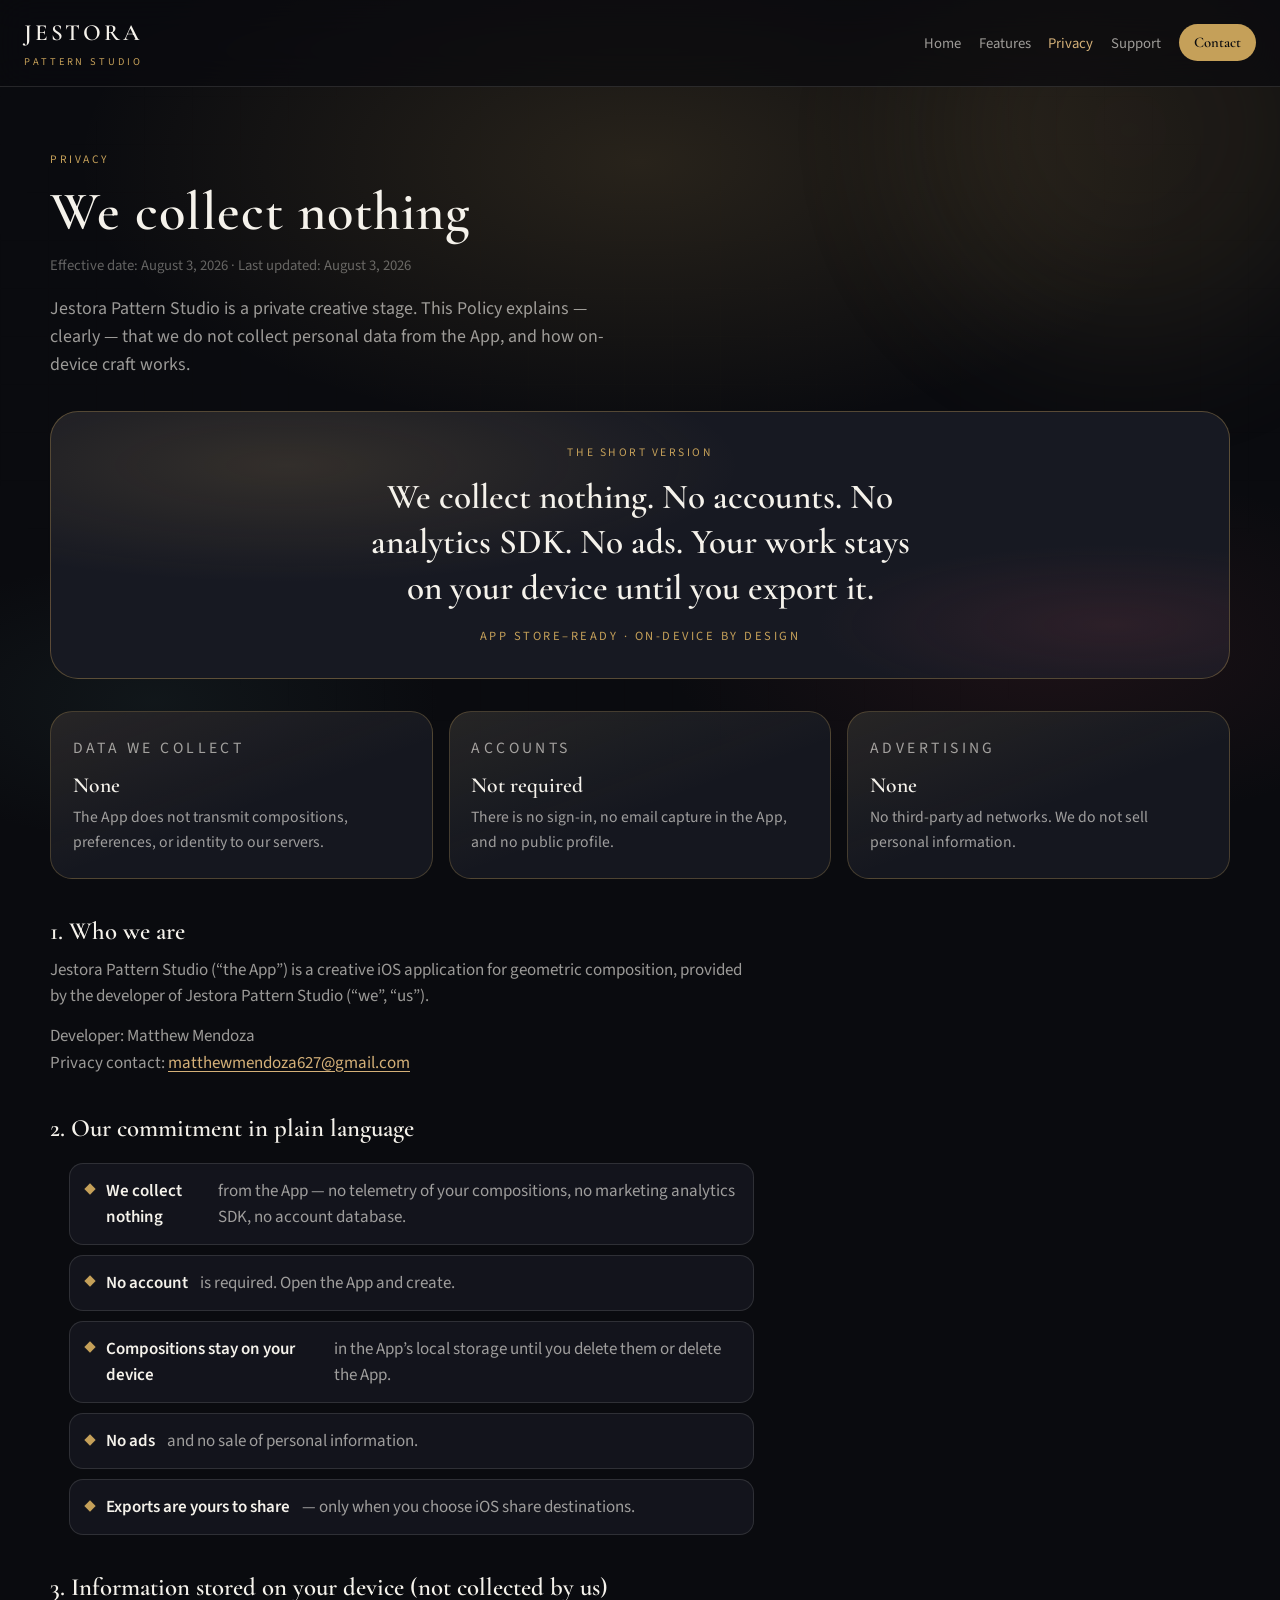
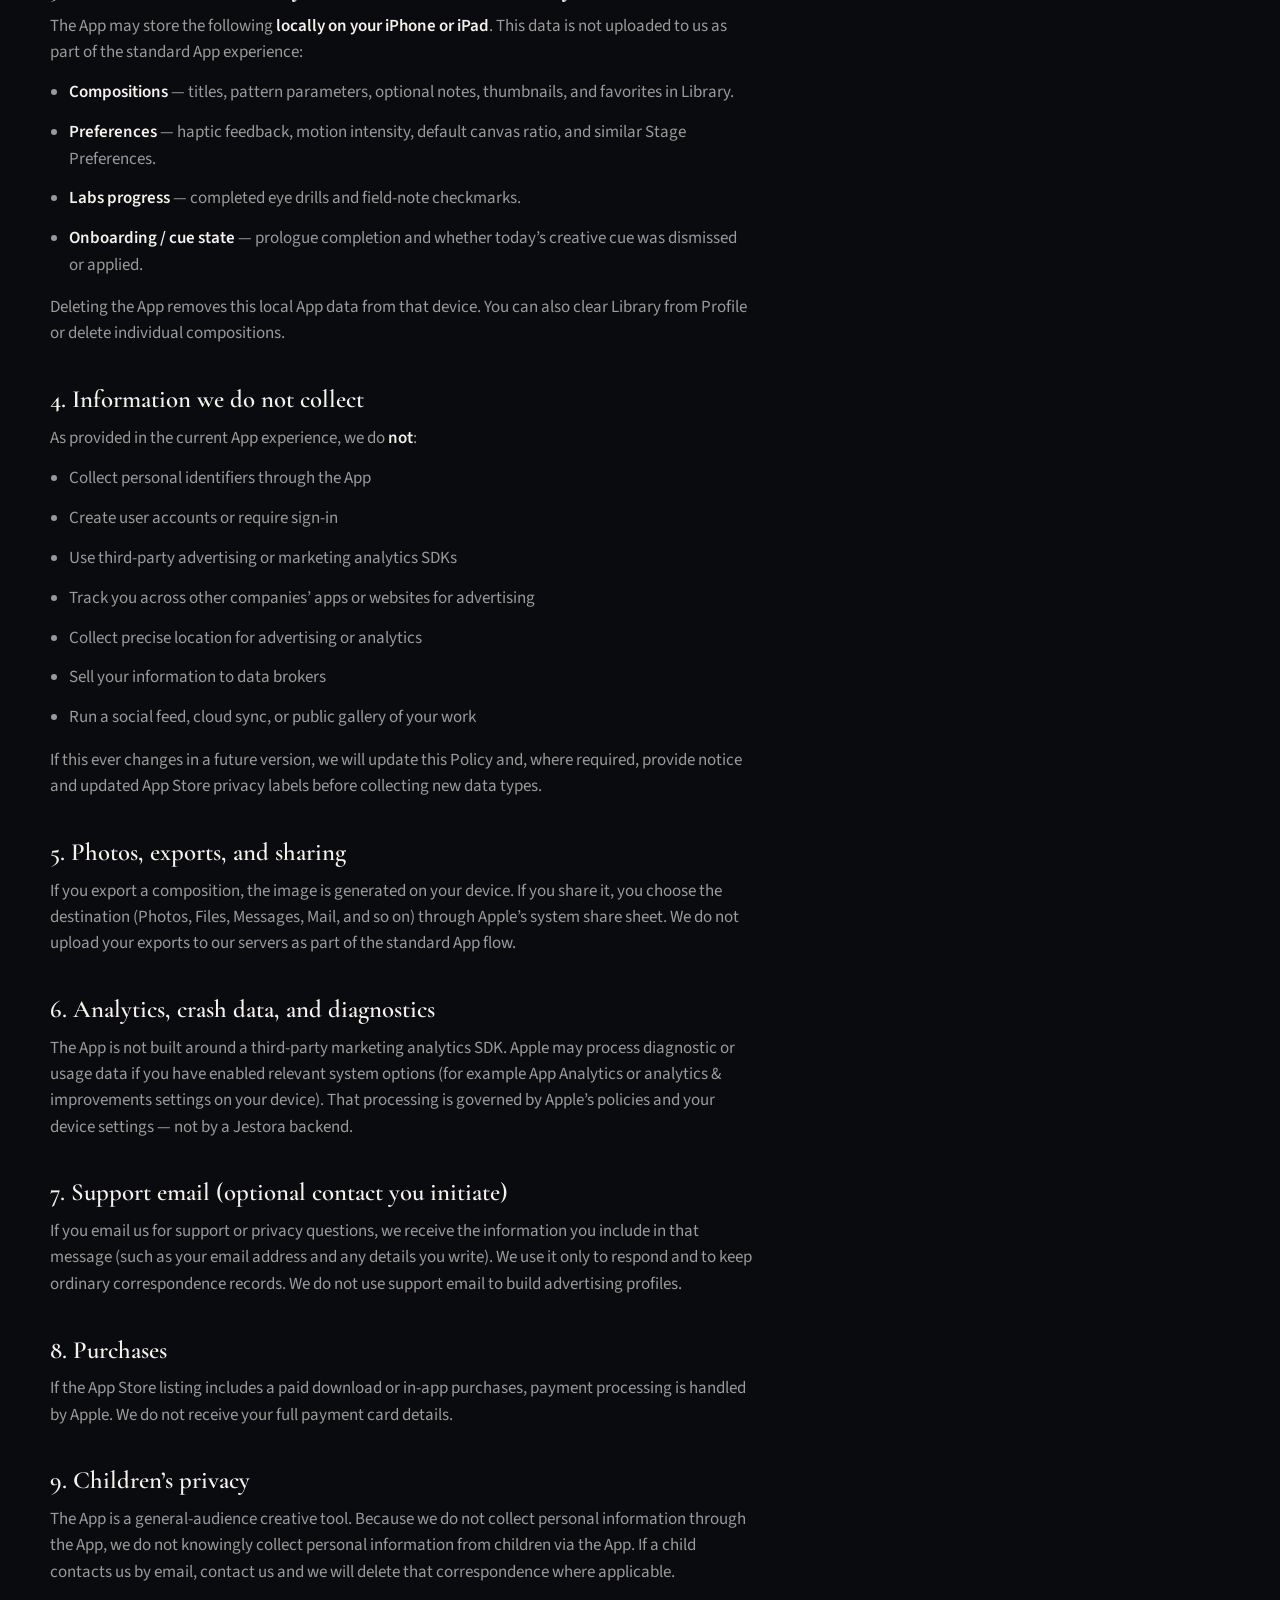
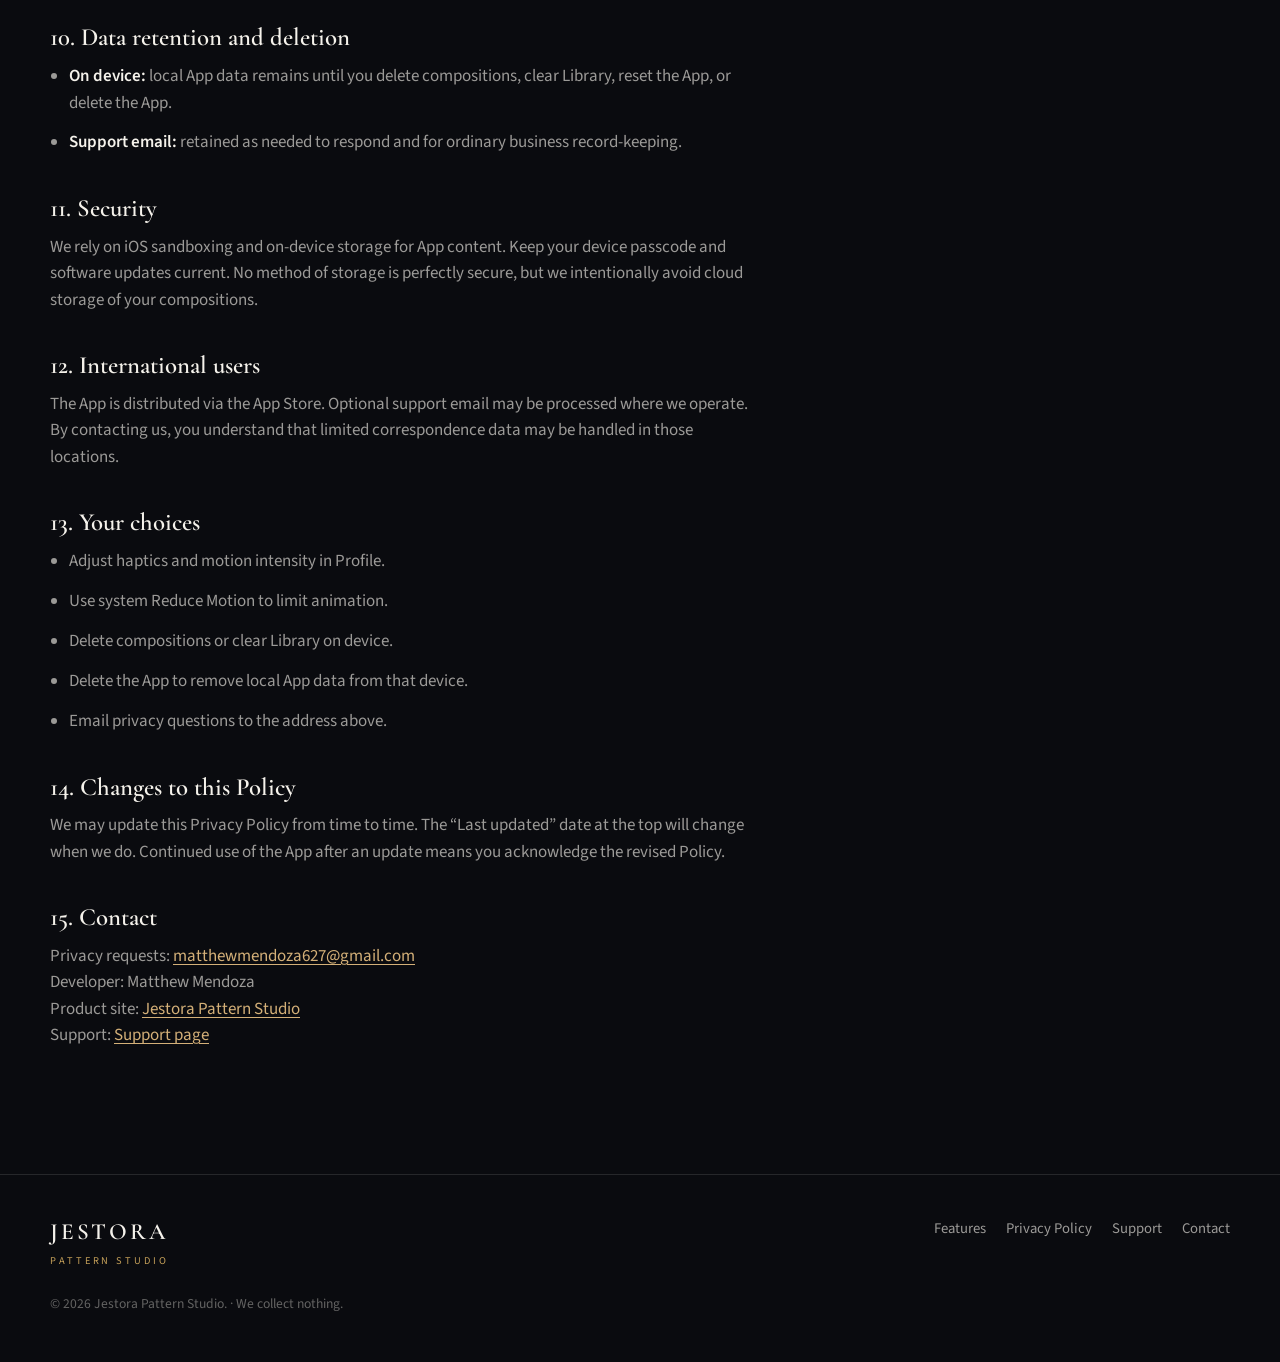
<file: website/privacy.html>
<!DOCTYPE html>
<html lang="en">
<head>
  <meta charset="utf-8" />
  <meta name="viewport" content="width=device-width, initial-scale=1" />
  <title>Privacy Policy — Jestora Pattern Studio</title>
  <meta name="description" content="Privacy Policy for Jestora Pattern Studio. We collect nothing. Your compositions stay on your device. No accounts, no ads, no tracking SDKs." />
  <meta name="theme-color" content="#0a0b0f" />
  <link rel="preconnect" href="https://fonts.googleapis.com" />
  <link rel="preconnect" href="https://fonts.gstatic.com" crossorigin />
  <link href="https://fonts.googleapis.com/css2?family=Cormorant+Garamond:ital,wght@0,500;0,600;0,700;1,500&family=Source+Sans+3:wght@400;500;600&display=swap" rel="stylesheet" />
  <link rel="stylesheet" href="css/stage.css" />
</head>
<body>
  <div class="stage-bg" aria-hidden="true"></div>
  <div class="stage-grid" aria-hidden="true"></div>
  <div class="orb orb-a" aria-hidden="true"></div>

  <header class="site-nav">
    <a class="brand" href="index.html">
      <span class="brand-mark">Jestora</span>
      <span class="brand-sub">Pattern Studio</span>
    </a>
    <button class="nav-toggle" type="button" aria-expanded="false" aria-controls="nav-menu">Menu</button>
    <ul class="nav-links" id="nav-menu">
      <li><a href="index.html">Home</a></li>
      <li><a href="features.html">Features</a></li>
      <li><a href="privacy.html" aria-current="page">Privacy</a></li>
      <li><a href="support.html">Support</a></li>
      <li><a class="nav-cta" href="support.html#contact">Contact</a></li>
    </ul>
  </header>

  <main class="wrap">
    <header class="page-hero reveal">
      <p class="section-label">Privacy</p>
      <h1>We collect nothing</h1>
      <p class="meta-line">Effective date: August 3, 2026 · Last updated: August 3, 2026</p>
      <p class="lede" style="margin-top: 1.1rem;">
        Jestora Pattern Studio is a private creative stage. This Policy explains — clearly —
        that we do not collect personal data from the App, and how on-device craft works.
      </p>
    </header>

    <div class="pledge-hero reveal" style="margin-top: 0;">
      <p class="section-label">The short version</p>
      <blockquote>
        We collect nothing. No accounts. No analytics SDK. No ads. Your work stays on your device until you export it.
      </blockquote>
      <cite>App Store–ready · On-device by design</cite>
    </div>

    <div class="pledge reveal" style="margin-bottom: 1rem;">
      <article class="pledge-item">
        <p class="section-label">Data we collect</p>
        <h3>None</h3>
        <p>The App does not transmit compositions, preferences, or identity to our servers.</p>
      </article>
      <article class="pledge-item">
        <p class="section-label">Accounts</p>
        <h3>Not required</h3>
        <p>There is no sign-in, no email capture in the App, and no public profile.</p>
      </article>
      <article class="pledge-item">
        <p class="section-label">Advertising</p>
        <h3>None</h3>
        <p>No third-party ad networks. We do not sell personal information.</p>
      </article>
    </div>

    <article class="prose reveal">
      <h2>1. Who we are</h2>
      <p>
        Jestora Pattern Studio (“the App”) is a creative iOS application for geometric composition,
        provided by the developer of Jestora Pattern Studio (“we”, “us”).
      </p>
      <p>
        Developer: Matthew Mendoza<br />
        Privacy contact:
        <a href="mailto:matthewmendoza627@gmail.com">matthewmendoza627@gmail.com</a>
      </p>

      <h2>2. Our commitment in plain language</h2>
      <ul class="zero-list">
        <li><strong>We collect nothing</strong> from the App — no telemetry of your compositions, no marketing analytics SDK, no account database.</li>
        <li><strong>No account</strong> is required. Open the App and create.</li>
        <li><strong>Compositions stay on your device</strong> in the App’s local storage until you delete them or delete the App.</li>
        <li><strong>No ads</strong> and no sale of personal information.</li>
        <li><strong>Exports are yours to share</strong> — only when you choose iOS share destinations.</li>
      </ul>

      <h2>3. Information stored on your device (not collected by us)</h2>
      <p>
        The App may store the following <strong>locally on your iPhone or iPad</strong>.
        This data is not uploaded to us as part of the standard App experience:
      </p>
      <ul>
        <li><strong>Compositions</strong> — titles, pattern parameters, optional notes, thumbnails, and favorites in Library.</li>
        <li><strong>Preferences</strong> — haptic feedback, motion intensity, default canvas ratio, and similar Stage Preferences.</li>
        <li><strong>Labs progress</strong> — completed eye drills and field-note checkmarks.</li>
        <li><strong>Onboarding / cue state</strong> — prologue completion and whether today’s creative cue was dismissed or applied.</li>
      </ul>
      <p>
        Deleting the App removes this local App data from that device.
        You can also clear Library from Profile or delete individual compositions.
      </p>

      <h2>4. Information we do not collect</h2>
      <p>As provided in the current App experience, we do <strong>not</strong>:</p>
      <ul>
        <li>Collect personal identifiers through the App</li>
        <li>Create user accounts or require sign-in</li>
        <li>Use third-party advertising or marketing analytics SDKs</li>
        <li>Track you across other companies’ apps or websites for advertising</li>
        <li>Collect precise location for advertising or analytics</li>
        <li>Sell your information to data brokers</li>
        <li>Run a social feed, cloud sync, or public gallery of your work</li>
      </ul>
      <p>
        If this ever changes in a future version, we will update this Policy and, where required,
        provide notice and updated App Store privacy labels before collecting new data types.
      </p>

      <h2>5. Photos, exports, and sharing</h2>
      <p>
        If you export a composition, the image is generated on your device.
        If you share it, you choose the destination (Photos, Files, Messages, Mail, and so on)
        through Apple’s system share sheet. We do not upload your exports to our servers
        as part of the standard App flow.
      </p>

      <h2>6. Analytics, crash data, and diagnostics</h2>
      <p>
        The App is not built around a third-party marketing analytics SDK.
        Apple may process diagnostic or usage data if you have enabled relevant system options
        (for example App Analytics or analytics &amp; improvements settings on your device).
        That processing is governed by Apple’s policies and your device settings — not by a Jestora backend.
      </p>

      <h2>7. Support email (optional contact you initiate)</h2>
      <p>
        If you email us for support or privacy questions, we receive the information you include
        in that message (such as your email address and any details you write).
        We use it only to respond and to keep ordinary correspondence records.
        We do not use support email to build advertising profiles.
      </p>

      <h2>8. Purchases</h2>
      <p>
        If the App Store listing includes a paid download or in-app purchases,
        payment processing is handled by Apple. We do not receive your full payment card details.
      </p>

      <h2>9. Children’s privacy</h2>
      <p>
        The App is a general-audience creative tool. Because we do not collect personal information
        through the App, we do not knowingly collect personal information from children via the App.
        If a child contacts us by email, contact us and we will delete that correspondence where applicable.
      </p>

      <h2>10. Data retention and deletion</h2>
      <ul>
        <li><strong>On device:</strong> local App data remains until you delete compositions, clear Library, reset the App, or delete the App.</li>
        <li><strong>Support email:</strong> retained as needed to respond and for ordinary business record-keeping.</li>
      </ul>

      <h2>11. Security</h2>
      <p>
        We rely on iOS sandboxing and on-device storage for App content.
        Keep your device passcode and software updates current.
        No method of storage is perfectly secure, but we intentionally avoid cloud storage of your compositions.
      </p>

      <h2>12. International users</h2>
      <p>
        The App is distributed via the App Store. Optional support email may be processed where we operate.
        By contacting us, you understand that limited correspondence data may be handled in those locations.
      </p>

      <h2>13. Your choices</h2>
      <ul>
        <li>Adjust haptics and motion intensity in Profile.</li>
        <li>Use system Reduce Motion to limit animation.</li>
        <li>Delete compositions or clear Library on device.</li>
        <li>Delete the App to remove local App data from that device.</li>
        <li>Email privacy questions to the address above.</li>
      </ul>

      <h2>14. Changes to this Policy</h2>
      <p>
        We may update this Privacy Policy from time to time.
        The “Last updated” date at the top will change when we do.
        Continued use of the App after an update means you acknowledge the revised Policy.
      </p>

      <h2>15. Contact</h2>
      <p>
        Privacy requests: <a href="mailto:matthewmendoza627@gmail.com">matthewmendoza627@gmail.com</a><br />
        Developer: Matthew Mendoza<br />
        Product site: <a href="index.html">Jestora Pattern Studio</a><br />
        Support: <a href="support.html">Support page</a>
      </p>
    </article>
  </main>

  <footer class="site-footer">
    <div class="wrap footer-grid">
      <a class="brand" href="index.html">
        <span class="brand-mark">Jestora</span>
        <span class="brand-sub">Pattern Studio</span>
      </a>
      <ul class="footer-links">
        <li><a href="features.html">Features</a></li>
        <li><a href="privacy.html">Privacy Policy</a></li>
        <li><a href="support.html">Support</a></li>
        <li><a href="support.html#contact">Contact</a></li>
      </ul>
    </div>
    <div class="wrap footer-note">© <span id="y"></span> Jestora Pattern Studio. · We collect nothing.</div>
  </footer>
  <script>document.getElementById("y").textContent = new Date().getFullYear();</script>
  <script src="js/stage.js"></script>
</body>
</html>
</file>
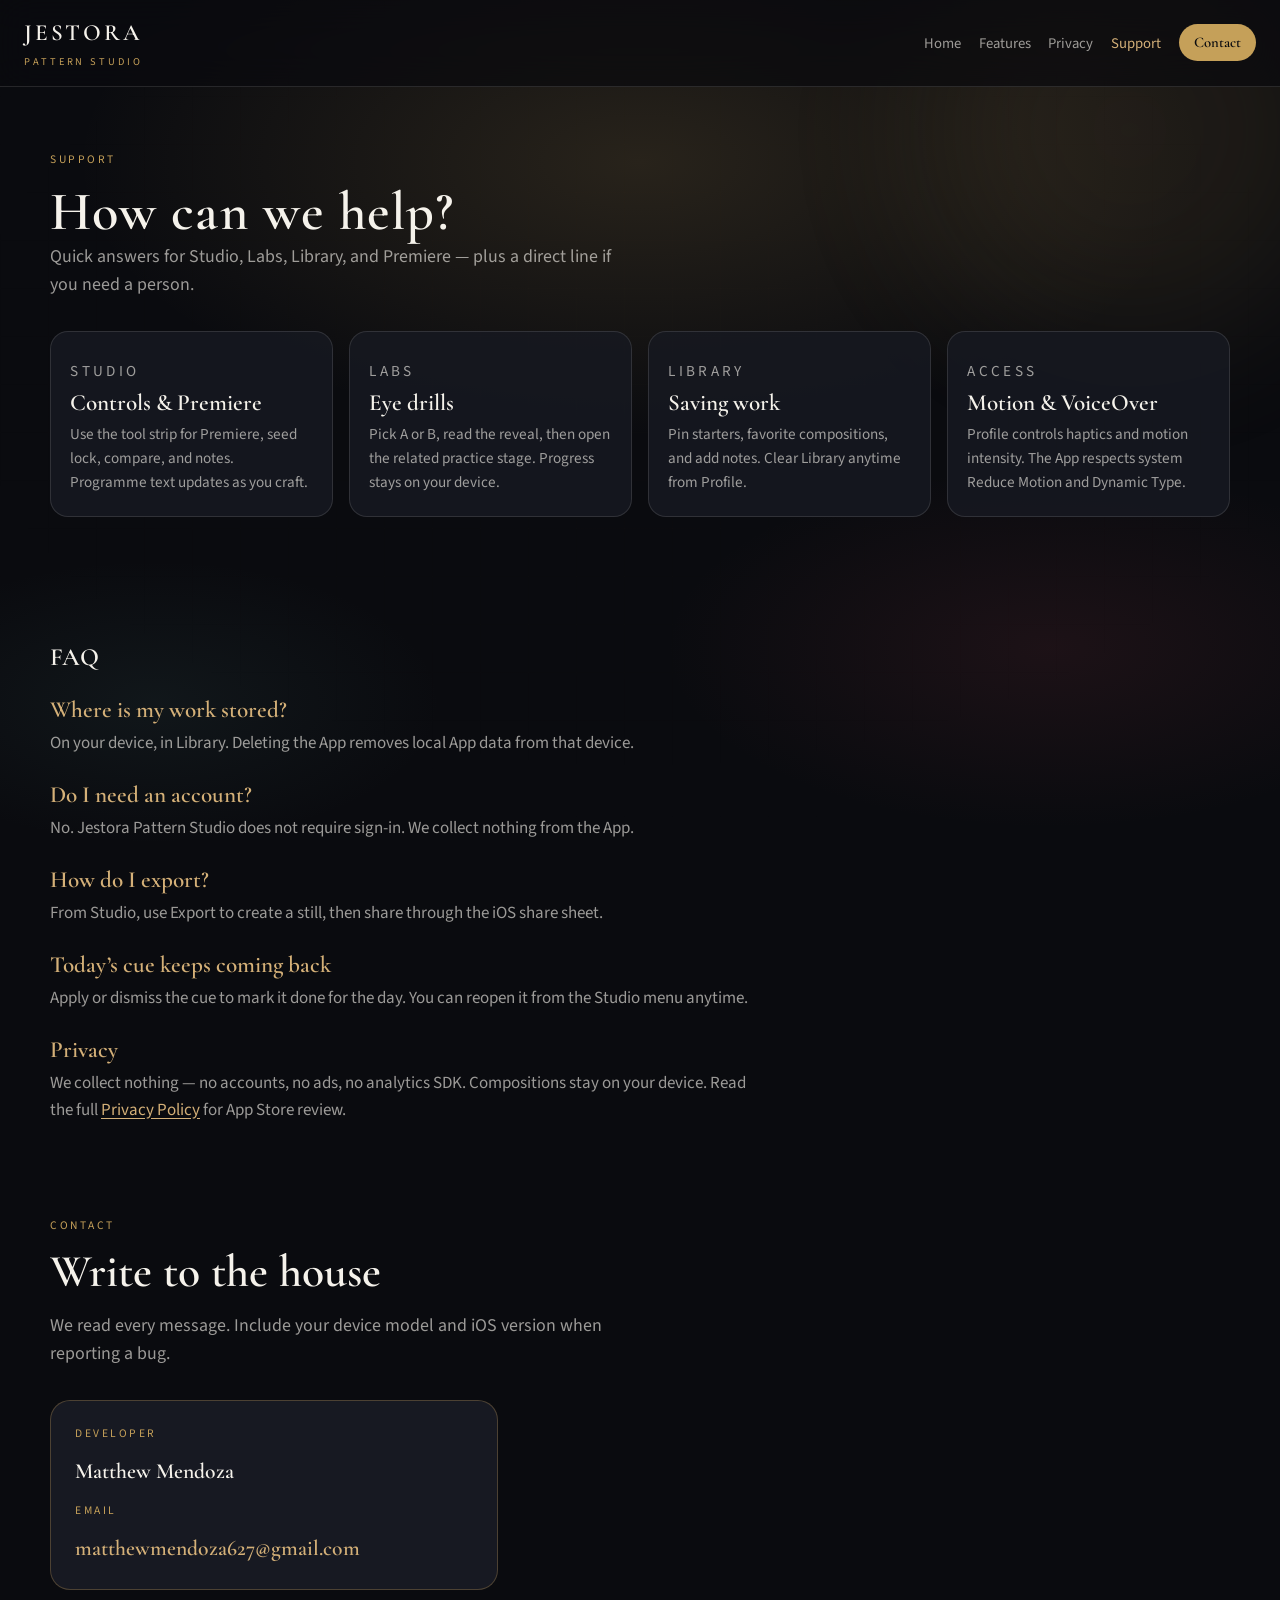
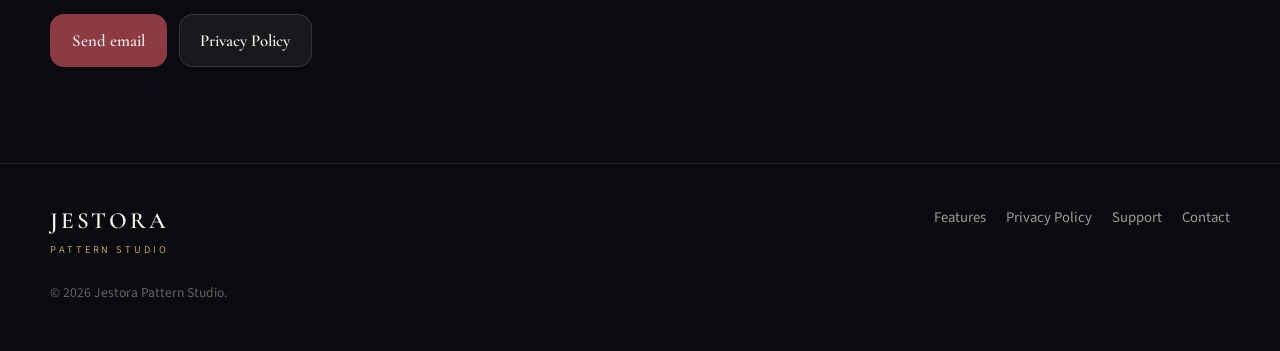
<file: website/support.html>
<!DOCTYPE html>
<html lang="en">
<head>
  <meta charset="utf-8" />
  <meta name="viewport" content="width=device-width, initial-scale=1" />
  <title>Support — Jestora Pattern Studio</title>
  <meta name="description" content="Support and contact for Jestora Pattern Studio." />
  <meta name="theme-color" content="#0c0d11" />
  <link rel="preconnect" href="https://fonts.googleapis.com" />
  <link rel="preconnect" href="https://fonts.gstatic.com" crossorigin />
  <link href="https://fonts.googleapis.com/css2?family=Cormorant+Garamond:wght@500;600;700&family=Source+Sans+3:wght@400;500;600&display=swap" rel="stylesheet" />
  <link rel="stylesheet" href="css/stage.css" />
</head>
<body>
  <div class="stage-bg" aria-hidden="true"></div>
  <div class="stage-grid" aria-hidden="true"></div>
  <div class="orb orb-a" aria-hidden="true"></div>

  <header class="site-nav">
    <a class="brand" href="index.html">
      <span class="brand-mark">Jestora</span>
      <span class="brand-sub">Pattern Studio</span>
    </a>
    <button class="nav-toggle" type="button" aria-expanded="false" aria-controls="nav-menu">Menu</button>
    <ul class="nav-links" id="nav-menu">
      <li><a href="index.html">Home</a></li>
      <li><a href="features.html">Features</a></li>
      <li><a href="privacy.html">Privacy</a></li>
      <li><a href="support.html" aria-current="page">Support</a></li>
      <li><a class="nav-cta" href="#contact">Contact</a></li>
    </ul>
  </header>

  <main class="wrap">
    <header class="page-hero reveal">
      <p class="section-label">Support</p>
      <h1>How can we help?</h1>
      <p class="lede">
        Quick answers for Studio, Labs, Library, and Premiere — plus a direct line if you need a person.
      </p>
    </header>

    <section class="section" style="padding-top: 0;">
      <div class="strip">
        <article class="reveal">
          <p class="section-label">Studio</p>
          <h3>Controls &amp; Premiere</h3>
          <p>Use the tool strip for Premiere, seed lock, compare, and notes. Programme text updates as you craft.</p>
        </article>
        <article class="reveal reveal-delay-1">
          <p class="section-label">Labs</p>
          <h3>Eye drills</h3>
          <p>Pick A or B, read the reveal, then open the related practice stage. Progress stays on your device.</p>
        </article>
        <article class="reveal reveal-delay-2">
          <p class="section-label">Library</p>
          <h3>Saving work</h3>
          <p>Pin starters, favorite compositions, and add notes. Clear Library anytime from Profile.</p>
        </article>
        <article class="reveal reveal-delay-3">
          <p class="section-label">Access</p>
          <h3>Motion &amp; VoiceOver</h3>
          <p>Profile controls haptics and motion intensity. The App respects system Reduce Motion and Dynamic Type.</p>
        </article>
      </div>
    </section>

    <section class="prose reveal" id="faq">
      <h2>FAQ</h2>
      <h3>Where is my work stored?</h3>
      <p>On your device, in Library. Deleting the App removes local App data from that device.</p>

      <h3>Do I need an account?</h3>
      <p>No. Jestora Pattern Studio does not require sign-in. We collect nothing from the App.</p>

      <h3>How do I export?</h3>
      <p>From Studio, use Export to create a still, then share through the iOS share sheet.</p>

      <h3>Today’s cue keeps coming back</h3>
      <p>Apply or dismiss the cue to mark it done for the day. You can reopen it from the Studio menu anytime.</p>

      <h3>Privacy</h3>
      <p>
        We collect nothing — no accounts, no ads, no analytics SDK. Compositions stay on your device.
        Read the full <a href="privacy.html">Privacy Policy</a> for App Store review.
      </p>
    </section>

    <section class="reveal" id="contact" style="padding-bottom: 4rem;">
      <p class="section-label">Contact</p>
      <h2>Write to the house</h2>
      <p class="lede">We read every message. Include your device model and iOS version when reporting a bug.</p>
      <div class="contact-panel">
        <p class="section-label">Developer</p>
        <p style="font-family: var(--font-display); font-size: 1.35rem; font-weight: 600; color: var(--ivory); margin-bottom: 0.85rem;">Matthew Mendoza</p>
        <p class="section-label">Email</p>
        <a href="mailto:matthewmendoza627@gmail.com?subject=Jestora%20Pattern%20Studio%20Support">matthewmendoza627@gmail.com</a>
      </div>
      <div class="hero-actions" style="margin-top: 1.5rem;">
        <a class="btn btn-primary" href="mailto:matthewmendoza627@gmail.com?subject=Jestora%20Pattern%20Studio%20Support">Send email</a>
        <a class="btn btn-ghost" href="privacy.html">Privacy Policy</a>
      </div>
    </section>
  </main>

  <footer class="site-footer">
    <div class="wrap footer-grid">
      <a class="brand" href="index.html">
        <span class="brand-mark">Jestora</span>
        <span class="brand-sub">Pattern Studio</span>
      </a>
      <ul class="footer-links">
        <li><a href="features.html">Features</a></li>
        <li><a href="privacy.html">Privacy Policy</a></li>
        <li><a href="support.html">Support</a></li>
        <li><a href="#contact">Contact</a></li>
      </ul>
    </div>
    <div class="wrap footer-note">© <span id="y"></span> Jestora Pattern Studio.</div>
  </footer>
  <script>document.getElementById("y").textContent = new Date().getFullYear();</script>
  <script src="js/stage.js"></script>
</body>
</html>
</file>
<file: website/css/stage.css>
/* Jestora Pattern Studio — stage web chrome */
:root {
  --ink: #0a0b0f;
  --ink-elevated: #12141a;
  --panel: #171922;
  --ivory: #f5f2eb;
  --ivory-dim: rgba(245, 242, 235, 0.62);
  --ivory-faint: rgba(245, 242, 235, 0.38);
  --gold: #c5a059;
  --gold-bright: #d4b078;
  --burgundy: #8e3a45;
  --teal: #4d7d7d;
  --separator: rgba(245, 242, 235, 0.12);
  --font-display: "Cormorant Garamond", "Times New Roman", serif;
  --font-body: "Source Sans 3", "Helvetica Neue", sans-serif;
  --ease: cubic-bezier(0.22, 0.61, 0.36, 1);
  --max: 1180px;
}

*,
*::before,
*::after {
  box-sizing: border-box;
  margin: 0;
  padding: 0;
}

html {
  scroll-behavior: smooth;
}

body {
  min-height: 100vh;
  font-family: var(--font-body);
  font-size: 17px;
  line-height: 1.55;
  color: var(--ivory);
  background: var(--ink);
  -webkit-font-smoothing: antialiased;
  overflow-x: hidden;
}

img {
  max-width: 100%;
  display: block;
}

a {
  color: var(--gold-bright);
  text-decoration: none;
  transition: color 0.2s var(--ease);
}

a:hover {
  color: var(--ivory);
}

/* Atmosphere */
.stage-bg {
  position: fixed;
  inset: 0;
  z-index: -2;
  background:
    radial-gradient(ellipse 80% 55% at 50% 18%, rgba(197, 160, 89, 0.16), transparent 55%),
    radial-gradient(ellipse 60% 40% at 82% 72%, rgba(142, 58, 69, 0.14), transparent 50%),
    radial-gradient(ellipse 50% 35% at 12% 78%, rgba(77, 125, 125, 0.1), transparent 45%),
    var(--ink);
}

.stage-grid {
  position: fixed;
  inset: 0;
  z-index: -1;
  opacity: 0.2;
  background-image:
    linear-gradient(rgba(197, 160, 89, 0.07) 1px, transparent 1px),
    linear-gradient(90deg, rgba(197, 160, 89, 0.07) 1px, transparent 1px);
  background-size: 48px 48px;
  mask-image: radial-gradient(ellipse 70% 60% at 50% 40%, black, transparent);
  pointer-events: none;
  animation: gridDrift 40s linear infinite;
}

@keyframes gridDrift {
  from { background-position: 0 0, 0 0; }
  to { background-position: 48px 48px, 48px 48px; }
}

.orb {
  position: fixed;
  width: 420px;
  height: 420px;
  border-radius: 50%;
  filter: blur(80px);
  opacity: 0.32;
  z-index: -1;
  pointer-events: none;
  animation: orbFloat 18s ease-in-out infinite;
}

.orb-a {
  top: -80px;
  right: -60px;
  background: rgba(197, 160, 89, 0.35);
}

.orb-b {
  bottom: 10%;
  left: -120px;
  background: rgba(142, 58, 69, 0.28);
  animation-delay: -7s;
}

@keyframes orbFloat {
  0%, 100% { transform: translate(0, 0) scale(1); }
  50% { transform: translate(-20px, 30px) scale(1.08); }
}

/* Nav */
.site-nav {
  position: sticky;
  top: 0;
  z-index: 50;
  display: flex;
  align-items: center;
  justify-content: space-between;
  gap: 1rem;
  padding: 1rem 1.5rem;
  backdrop-filter: blur(18px) saturate(1.25);
  background: rgba(10, 11, 15, 0.72);
  border-bottom: 1px solid var(--separator);
}

.brand {
  display: flex;
  flex-direction: column;
  gap: 0.1rem;
  color: var(--ivory);
}

.brand-mark {
  font-family: var(--font-display);
  font-size: 1.45rem;
  font-weight: 600;
  letter-spacing: 0.12em;
  text-transform: uppercase;
}

.brand-sub {
  font-size: 0.65rem;
  letter-spacing: 0.28em;
  text-transform: uppercase;
  color: var(--gold);
}

.nav-links {
  display: flex;
  flex-wrap: wrap;
  gap: 0.35rem 1.1rem;
  list-style: none;
  align-items: center;
}

.nav-links a {
  font-size: 0.92rem;
  color: var(--ivory-dim);
}

.nav-links a:hover,
.nav-links a[aria-current="page"] {
  color: var(--gold-bright);
}

.nav-cta {
  display: inline-flex;
  align-items: center;
  padding: 0.45rem 0.95rem;
  border-radius: 999px;
  background: var(--gold);
  color: var(--ink) !important;
  font-family: var(--font-display);
  font-weight: 600;
  font-size: 0.95rem;
}

.nav-cta:hover {
  background: var(--gold-bright);
  color: var(--ink) !important;
}

.nav-toggle {
  display: none;
  background: none;
  border: 1px solid var(--separator);
  color: var(--ivory);
  padding: 0.4rem 0.7rem;
  border-radius: 8px;
  font-family: var(--font-body);
  cursor: pointer;
}

@media (max-width: 760px) {
  .nav-toggle { display: block; }
  .nav-links {
    display: none;
    position: absolute;
    top: 100%;
    left: 0;
    right: 0;
    flex-direction: column;
    align-items: flex-start;
    padding: 1rem 1.5rem 1.4rem;
    background: rgba(10, 11, 15, 0.96);
    border-bottom: 1px solid var(--separator);
  }
  .nav-links.open { display: flex; }
}

/* Layout */
.wrap {
  width: min(var(--max), calc(100% - 2.5rem));
  margin-inline: auto;
}

.section {
  padding: 5.5rem 0;
}

.section-tight {
  padding: 3.5rem 0;
}

.section-label {
  font-size: 0.72rem;
  letter-spacing: 0.22em;
  text-transform: uppercase;
  color: var(--gold);
  margin-bottom: 0.75rem;
}

h1, h2, h3 {
  font-family: var(--font-display);
  font-weight: 600;
  line-height: 1.15;
}

h1 {
  font-size: clamp(2.8rem, 7vw, 4.8rem);
  letter-spacing: 0.02em;
}

h2 {
  font-size: clamp(2rem, 4vw, 2.85rem);
  margin-bottom: 0.85rem;
}

h3 {
  font-size: 1.45rem;
  margin-bottom: 0.4rem;
}

.lede {
  max-width: 36rem;
  color: var(--ivory-dim);
  font-size: 1.12rem;
}

/* Hero — full-bleed composition */
.hero {
  position: relative;
  min-height: min(94vh, 900px);
  display: flex;
  flex-direction: column;
  justify-content: flex-end;
  padding: 2rem 0 4.5rem;
  overflow: hidden;
}

.hero-visual {
  position: absolute;
  inset: 0;
  z-index: 0;
}

.hero-canvas {
  position: absolute;
  inset: 0;
  width: 100%;
  height: 100%;
  opacity: 0.85;
}

.hero-veil {
  position: absolute;
  inset: 0;
  background:
    linear-gradient(180deg, transparent 15%, rgba(10, 11, 15, 0.45) 55%, var(--ink) 92%),
    radial-gradient(ellipse 55% 45% at 50% 30%, transparent, rgba(10, 11, 15, 0.4));
}

.hero-copy {
  position: relative;
  z-index: 1;
}

.hero h1 {
  margin: 0.2rem 0 0.7rem;
  text-shadow: 0 12px 40px rgba(0, 0, 0, 0.45);
}

.hero-tag {
  font-family: var(--font-display);
  font-size: clamp(1.15rem, 2.4vw, 1.45rem);
  color: var(--ivory-dim);
  font-style: italic;
  margin-bottom: 0.35rem;
}

.hero-actions {
  display: flex;
  flex-wrap: wrap;
  gap: 0.75rem;
  margin-top: 1.6rem;
}

.btn {
  display: inline-flex;
  align-items: center;
  justify-content: center;
  gap: 0.4rem;
  padding: 0.78rem 1.3rem;
  border-radius: 14px;
  font-family: var(--font-display);
  font-size: 1.05rem;
  font-weight: 600;
  border: 1px solid transparent;
  cursor: pointer;
  transition: transform 0.2s var(--ease), background 0.2s var(--ease), border-color 0.2s var(--ease);
}

.btn:hover {
  transform: translateY(-1px);
}

.btn-primary {
  background: var(--burgundy);
  color: var(--ivory);
}

.btn-primary:hover {
  background: #a34452;
  color: var(--ivory);
}

.btn-gold {
  background: var(--gold);
  color: var(--ink);
}

.btn-gold:hover {
  background: var(--gold-bright);
  color: var(--ink);
}

.btn-ghost {
  background: rgba(245, 242, 235, 0.06);
  border-color: var(--separator);
  color: var(--ivory);
}

.btn-ghost:hover {
  border-color: var(--gold);
  color: var(--gold-bright);
}

/* Reveal */
.reveal {
  opacity: 0;
  transform: translateY(22px);
  transition: opacity 0.75s var(--ease), transform 0.75s var(--ease);
}

.reveal.in {
  opacity: 1;
  transform: none;
}

.reveal-delay-1 { transition-delay: 0.08s; }
.reveal-delay-2 { transition-delay: 0.16s; }
.reveal-delay-3 { transition-delay: 0.24s; }
.reveal-delay-4 { transition-delay: 0.32s; }

/* Feature rail */
.feature-rail {
  display: grid;
  gap: 2.5rem;
}

@media (min-width: 900px) {
  .feature-rail {
    grid-template-columns: 1fr 1.1fr;
    align-items: center;
    gap: 3.5rem;
  }
  .feature-rail.reverse {
    direction: rtl;
  }
  .feature-rail.reverse > * {
    direction: ltr;
  }
}

.feature-copy p {
  color: var(--ivory-dim);
  margin-top: 0.65rem;
}

.feature-list {
  list-style: none;
  margin-top: 1.25rem;
  display: grid;
  gap: 0.55rem;
}

.feature-list li {
  color: var(--ivory-dim);
  padding-left: 1.1rem;
  position: relative;
}

.feature-list li::before {
  content: "";
  position: absolute;
  left: 0;
  top: 0.55em;
  width: 6px;
  height: 6px;
  background: var(--gold);
  transform: rotate(45deg);
}

/* Phone frames */
.phone {
  position: relative;
  width: min(100%, 300px);
  margin-inline: auto;
  border-radius: 36px;
  padding: 10px;
  background:
    linear-gradient(160deg, rgba(197, 160, 89, 0.45), rgba(245, 242, 235, 0.08) 35%, rgba(142, 58, 69, 0.3));
  box-shadow:
    0 40px 80px rgba(0, 0, 0, 0.55),
    0 0 0 1px rgba(197, 160, 89, 0.22),
    inset 0 1px 0 rgba(255, 255, 255, 0.08);
  transition: transform 0.45s var(--ease), box-shadow 0.45s var(--ease);
}

.phone:hover {
  transform: translateY(-6px);
  box-shadow:
    0 50px 90px rgba(0, 0, 0, 0.6),
    0 0 0 1px rgba(197, 160, 89, 0.4),
    0 0 48px rgba(197, 160, 89, 0.12);
}

.phone-screen {
  position: relative;
  border-radius: 28px;
  overflow: hidden;
  background: #000;
  aspect-ratio: 9 / 19.5;
}

.phone-screen img {
  width: 100%;
  height: 100%;
  object-fit: cover;
  object-position: center top;
}

.phone-caption {
  margin-top: 1rem;
  text-align: center;
  font-size: 0.82rem;
  letter-spacing: 0.1em;
  text-transform: uppercase;
  color: var(--ivory-faint);
}

.phone-lg {
  width: min(100%, 340px);
}

.phone-sm {
  width: min(100%, 240px);
  border-radius: 28px;
  padding: 8px;
}

.phone-sm .phone-screen {
  border-radius: 22px;
}

/* Dual stage */
.dual-stage {
  display: flex;
  flex-wrap: wrap;
  align-items: flex-end;
  justify-content: center;
  gap: 1.25rem 1.75rem;
  perspective: 1200px;
}

.dual-stage .phone:first-child {
  transform: rotate(-3deg) translateY(12px);
}

.dual-stage .phone:last-child {
  transform: rotate(3deg) translateY(-8px);
}

.dual-stage .phone:first-child:hover,
.dual-stage .phone:last-child:hover {
  transform: translateY(-8px) rotate(0deg);
}

/* Acts / filmstrip */
.filmstrip-wrap {
  margin-top: 2rem;
  overflow: hidden;
  mask-image: linear-gradient(90deg, transparent, #000 6%, #000 94%, transparent);
}

.filmstrip {
  display: flex;
  gap: 1.1rem;
  width: max-content;
  animation: filmScroll 48s linear infinite;
  padding: 0.5rem 0 1rem;
}

.filmstrip:hover {
  animation-play-state: paused;
}

@keyframes filmScroll {
  from { transform: translateX(0); }
  to { transform: translateX(-50%); }
}

.film-card {
  width: 200px;
  flex-shrink: 0;
}

.film-card .phone {
  width: 100%;
  border-radius: 26px;
  padding: 7px;
}

.film-card .phone-screen {
  border-radius: 20px;
}

.film-card .phone:hover {
  transform: translateY(-4px);
}

/* Gallery grids */
.gallery {
  display: grid;
  gap: 1.5rem 1.25rem;
  grid-template-columns: 1fr;
  margin-top: 2rem;
}

@media (min-width: 640px) {
  .gallery {
    grid-template-columns: repeat(2, 1fr);
  }
}

@media (min-width: 980px) {
  .gallery {
    grid-template-columns: repeat(4, 1fr);
  }
}

.gallery-3 {
  grid-template-columns: 1fr;
}

@media (min-width: 700px) {
  .gallery-3 {
    grid-template-columns: repeat(3, 1fr);
  }
}

.gallery figure {
  margin: 0;
}

.gallery .phone {
  width: 100%;
  max-width: 280px;
}

/* Pill chips */
.chips {
  display: flex;
  flex-wrap: wrap;
  gap: 0.5rem;
  margin-top: 1.25rem;
}

.chip {
  display: inline-flex;
  align-items: center;
  padding: 0.4rem 0.85rem;
  border-radius: 999px;
  border: 1px solid rgba(197, 160, 89, 0.35);
  color: var(--ivory-dim);
  font-size: 0.88rem;
  background: rgba(245, 242, 235, 0.04);
}

.chip-active {
  background: var(--gold);
  border-color: var(--gold);
  color: var(--ink);
  font-weight: 600;
}

/* Privacy pledge */
.pledge {
  display: grid;
  gap: 1rem;
  margin-top: 2rem;
}

@media (min-width: 800px) {
  .pledge {
    grid-template-columns: repeat(3, 1fr);
  }
}

.pledge-item {
  padding: 1.5rem 1.35rem;
  border-radius: 22px;
  background:
    linear-gradient(160deg, rgba(197, 160, 89, 0.1), transparent 55%),
    rgba(23, 25, 34, 0.9);
  border: 1px solid rgba(197, 160, 89, 0.28);
  transition: transform 0.3s var(--ease), border-color 0.3s var(--ease);
}

.pledge-item:hover {
  transform: translateY(-4px);
  border-color: rgba(197, 160, 89, 0.55);
}

.pledge-item h3 {
  font-size: 1.35rem;
  margin: 0.35rem 0 0.5rem;
}

.pledge-item p {
  color: var(--ivory-dim);
  font-size: 0.98rem;
}

.pledge-hero {
  margin-top: 2rem;
  padding: 2rem 1.75rem;
  border-radius: 28px;
  background:
    radial-gradient(ellipse 70% 80% at 20% 20%, rgba(197, 160, 89, 0.16), transparent 55%),
    radial-gradient(ellipse 50% 60% at 90% 80%, rgba(142, 58, 69, 0.18), transparent 50%),
    var(--panel);
  border: 1px solid rgba(197, 160, 89, 0.35);
  text-align: center;
}

.pledge-hero blockquote {
  font-family: var(--font-display);
  font-size: clamp(1.55rem, 3.5vw, 2.2rem);
  font-weight: 600;
  line-height: 1.3;
  max-width: 36rem;
  margin: 0.75rem auto 0;
  color: var(--ivory);
}

.pledge-hero cite {
  display: block;
  margin-top: 1rem;
  font-style: normal;
  font-size: 0.78rem;
  letter-spacing: 0.2em;
  text-transform: uppercase;
  color: var(--gold);
}

/* Strip */
.strip {
  display: grid;
  gap: 1rem;
}

@media (min-width: 800px) {
  .strip {
    grid-template-columns: repeat(4, 1fr);
  }
}

.strip article {
  padding: 1.35rem 1.2rem;
  border-radius: 18px;
  background: rgba(23, 25, 34, 0.85);
  border: 1px solid var(--separator);
  transition: border-color 0.25s var(--ease), transform 0.25s var(--ease);
}

.strip article:hover {
  border-color: rgba(197, 160, 89, 0.45);
  transform: translateY(-3px);
}

.strip .section-label {
  margin-bottom: 0.45rem;
}

.strip p {
  color: var(--ivory-dim);
  font-size: 0.95rem;
  margin-top: 0.4rem;
}

/* Legal / prose */
.page-hero {
  padding: 4rem 0 2rem;
}

.page-hero h1 {
  font-size: clamp(2.4rem, 5vw, 3.4rem);
}

.prose {
  max-width: 44rem;
  padding-bottom: 5rem;
}

.prose h2 {
  font-size: 1.55rem;
  margin-top: 2.4rem;
  margin-bottom: 0.7rem;
  color: var(--ivory);
}

.prose h3 {
  margin-top: 1.6rem;
  color: var(--gold-bright);
}

.prose p,
.prose li {
  color: var(--ivory-dim);
  margin-bottom: 0.85rem;
}

.prose ul {
  padding-left: 1.2rem;
  margin-bottom: 1rem;
}

.prose a {
  text-decoration: underline;
  text-underline-offset: 3px;
}

.prose strong {
  color: var(--ivory);
  font-weight: 600;
}

.meta-line {
  color: var(--ivory-faint);
  font-size: 0.92rem;
  margin-top: 0.75rem;
}

.zero-list {
  list-style: none;
  padding: 0;
  display: grid;
  gap: 0.65rem;
  margin: 1.25rem 0 1.5rem;
}

.zero-list li {
  display: flex;
  gap: 0.75rem;
  align-items: flex-start;
  padding: 0.85rem 1rem;
  border-radius: 14px;
  background: rgba(23, 25, 34, 0.75);
  border: 1px solid var(--separator);
  margin: 0;
  color: var(--ivory-dim);
}

.zero-list li::before {
  content: "";
  flex-shrink: 0;
  width: 8px;
  height: 8px;
  margin-top: 0.45em;
  background: var(--gold);
  transform: rotate(45deg);
}

/* Support */
.contact-panel {
  margin-top: 2rem;
  padding: 1.5rem;
  border-radius: 20px;
  background: var(--panel);
  border: 1px solid rgba(197, 160, 89, 0.3);
  max-width: 28rem;
}

.contact-panel a {
  font-family: var(--font-display);
  font-size: 1.35rem;
  font-weight: 600;
}

/* Footer */
.site-footer {
  border-top: 1px solid var(--separator);
  padding: 2.5rem 0 3rem;
  margin-top: 2rem;
}

.footer-grid {
  display: flex;
  flex-wrap: wrap;
  gap: 1.5rem 3rem;
  justify-content: space-between;
}

.footer-links {
  display: flex;
  flex-wrap: wrap;
  gap: 0.75rem 1.25rem;
  list-style: none;
}

.footer-links a {
  color: var(--ivory-dim);
  font-size: 0.92rem;
}

.footer-note {
  margin-top: 1.5rem;
  color: var(--ivory-faint);
  font-size: 0.85rem;
}

/* Section intro */
.section-intro {
  max-width: 40rem;
}

.section-intro .lede {
  margin-top: 0.5rem;
}

/* Reduced motion */
@media (prefers-reduced-motion: reduce) {
  html { scroll-behavior: auto; }
  .stage-grid,
  .orb,
  .filmstrip {
    animation: none !important;
  }
  .reveal {
    opacity: 1;
    transform: none;
    transition: none;
  }
  .dual-stage .phone:first-child,
  .dual-stage .phone:last-child {
    transform: none;
  }
}
</file>
